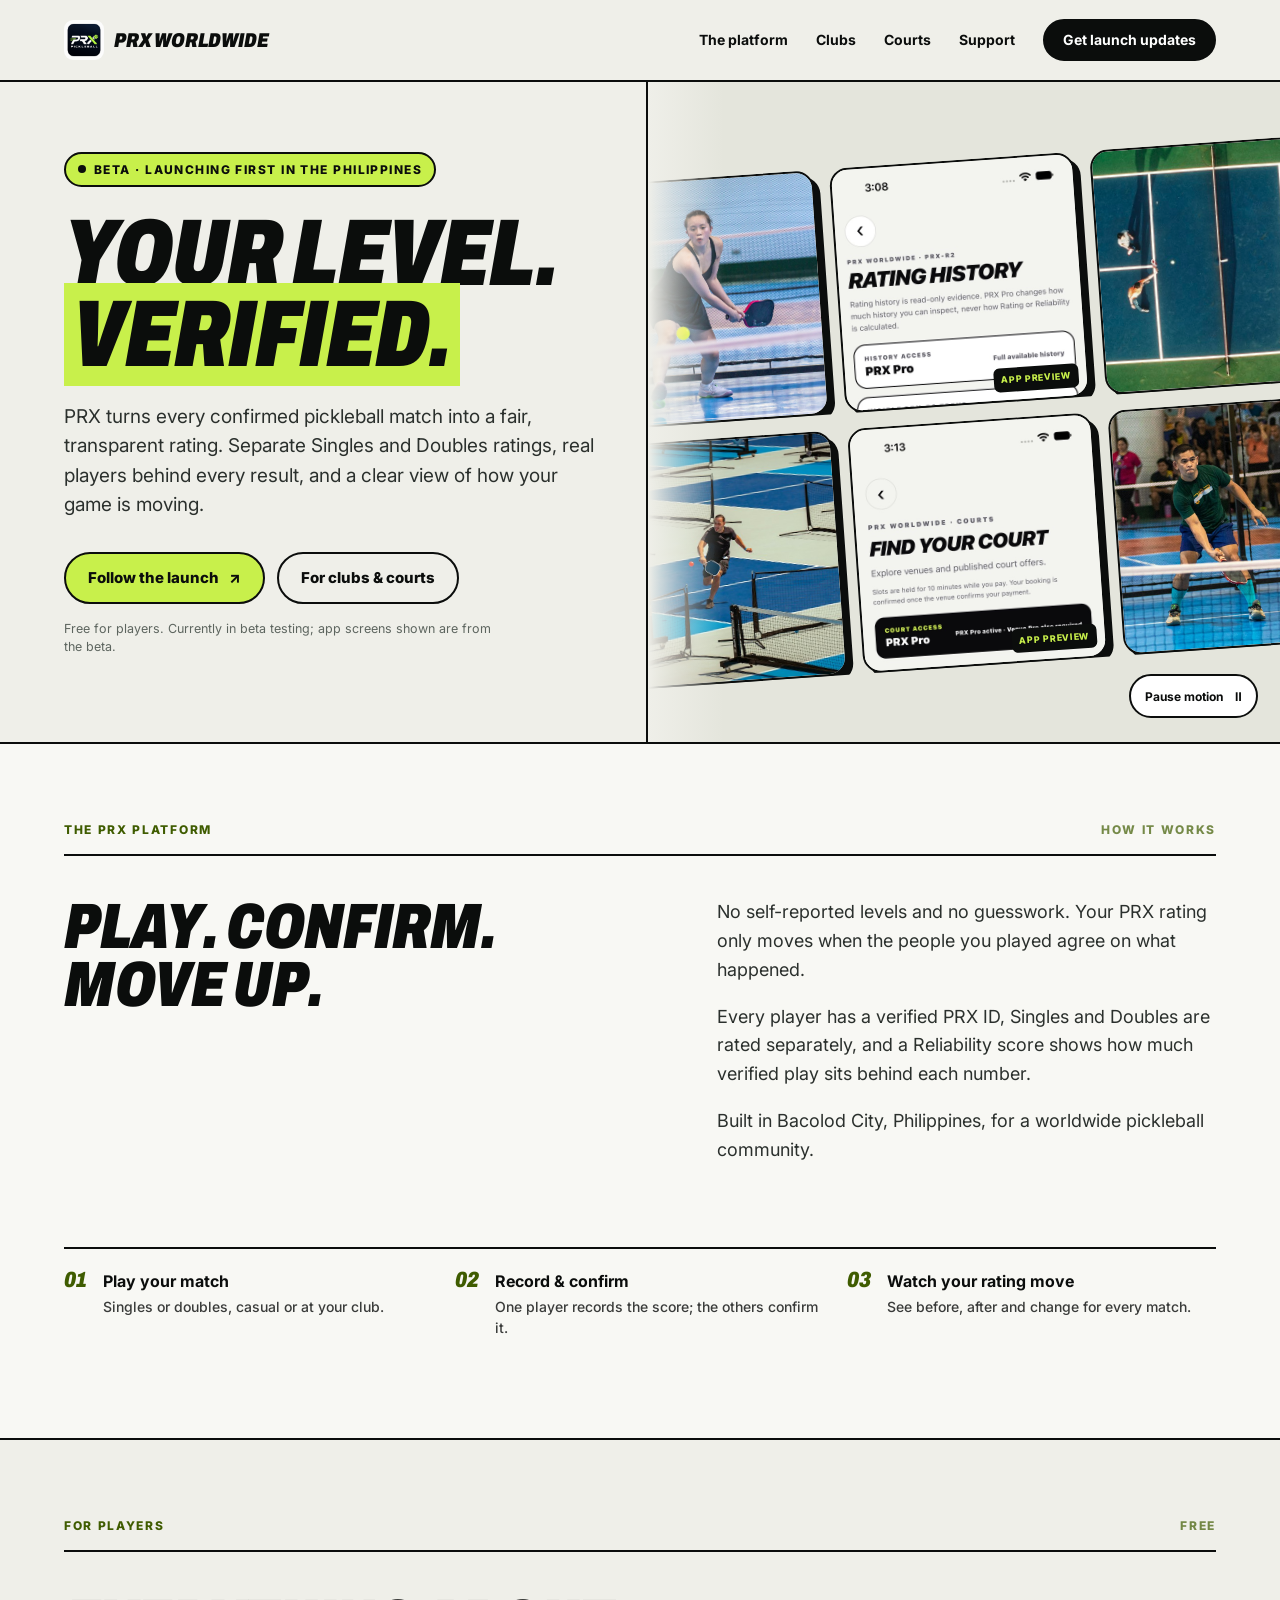
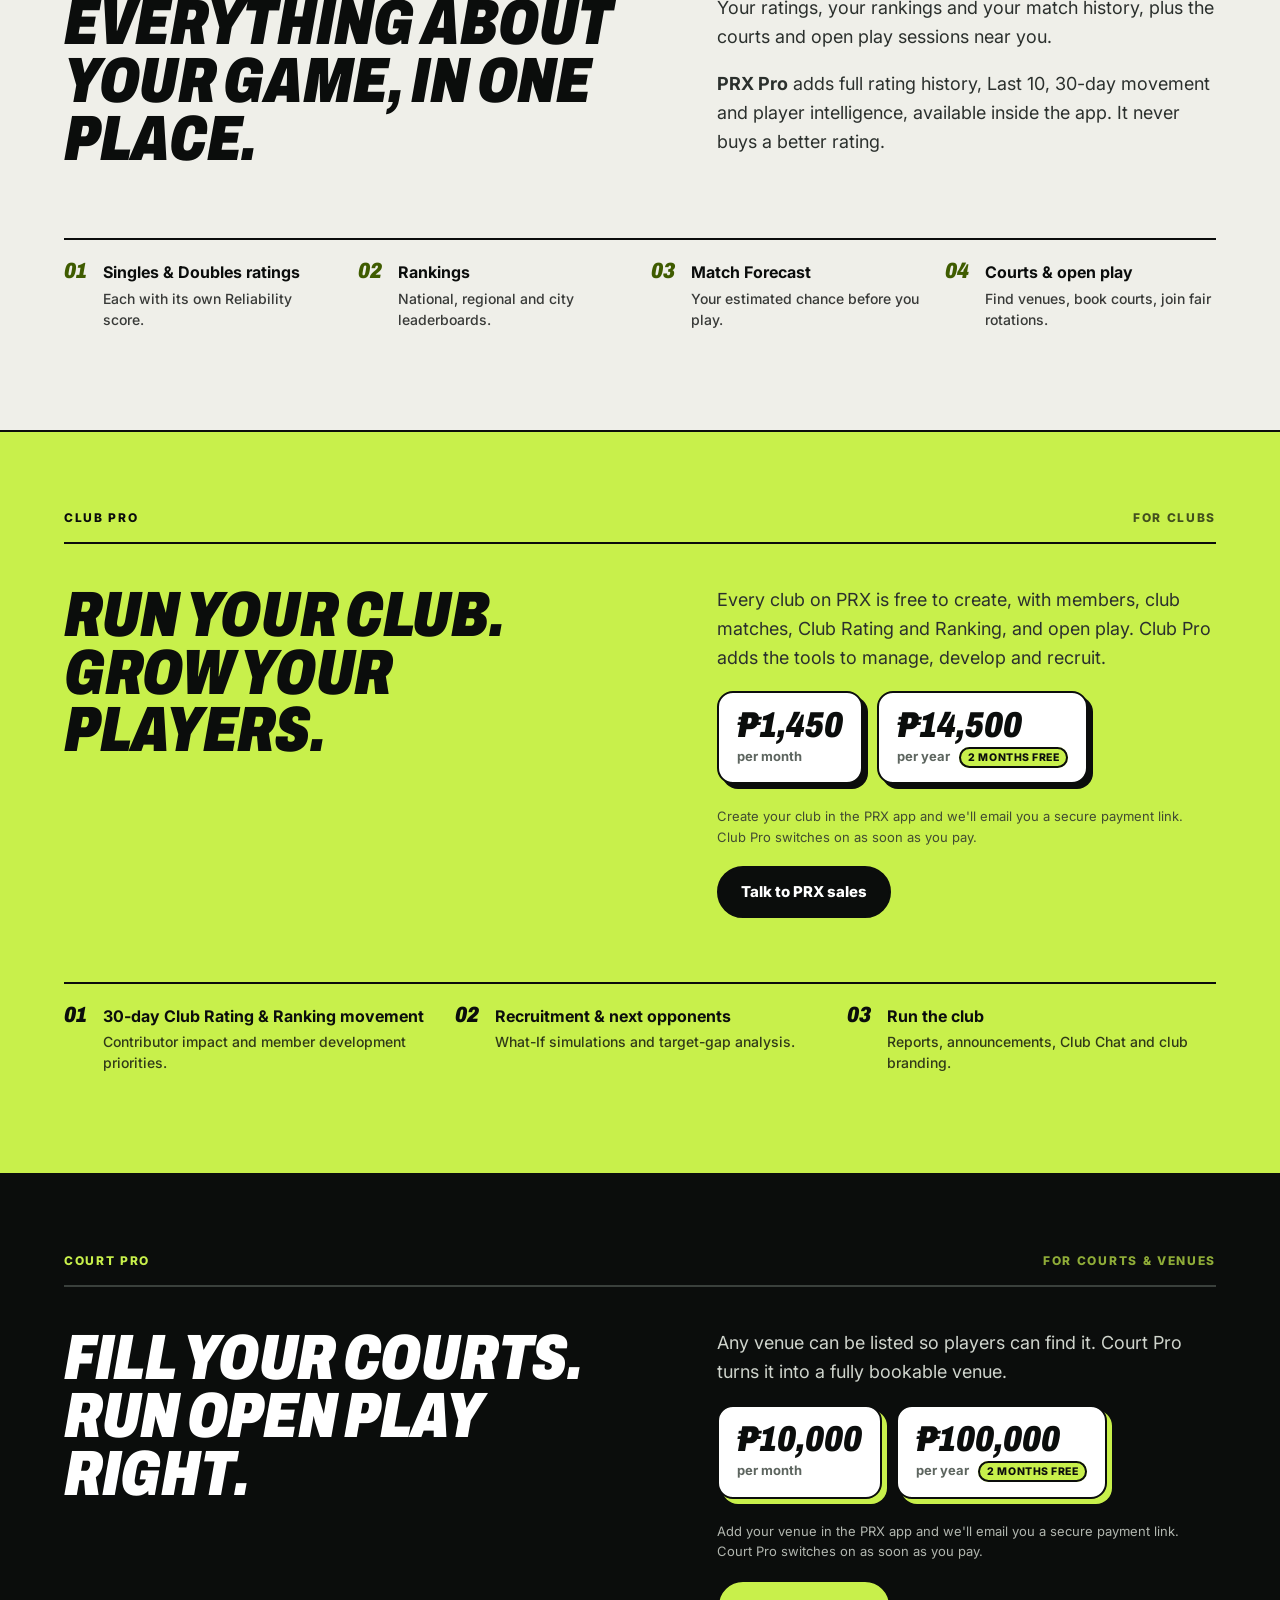
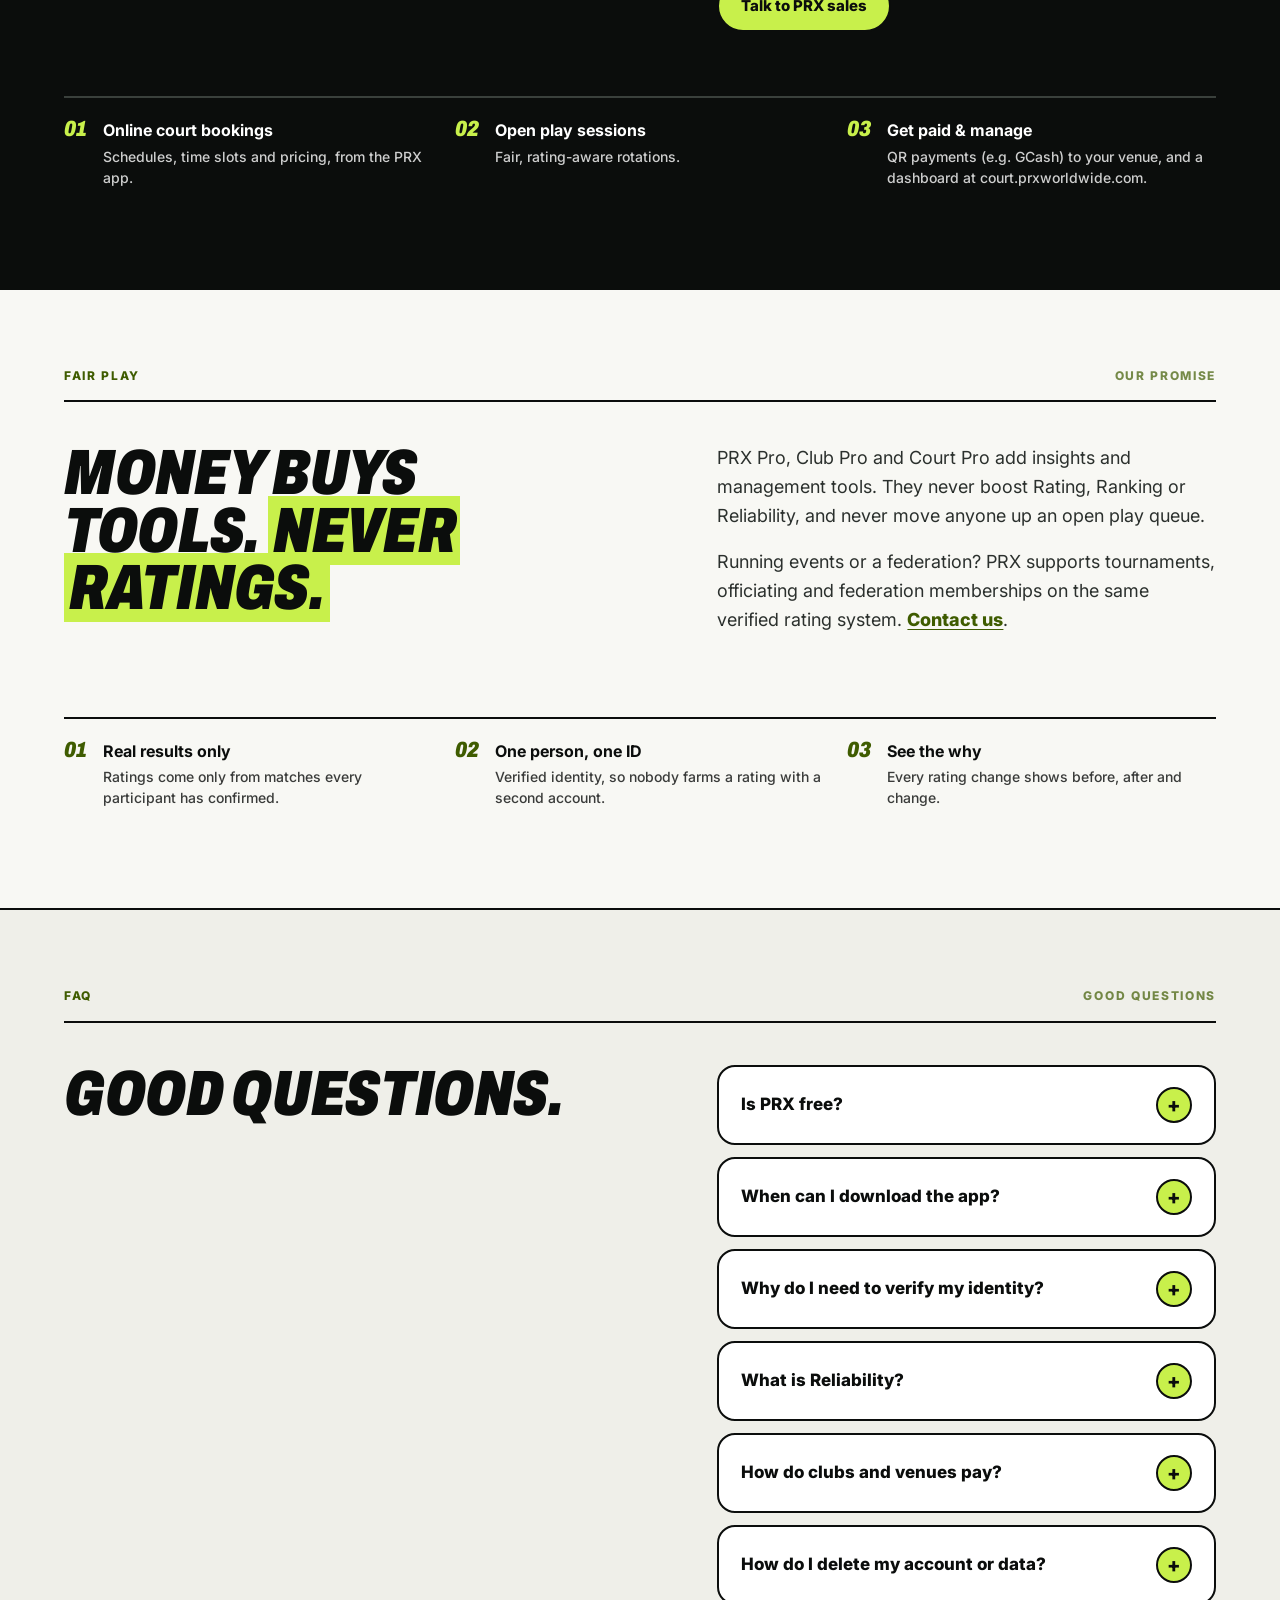
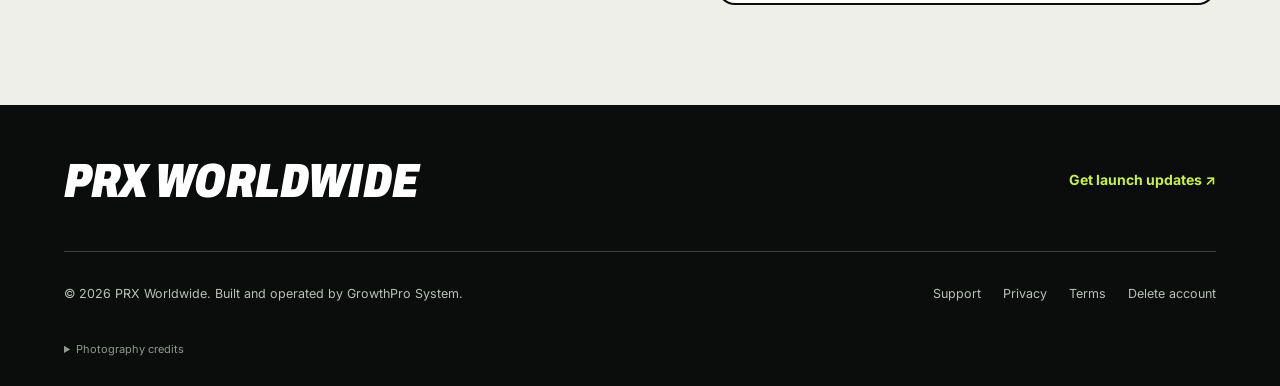
<file: index.html>
<!doctype html>
<html lang="en">
<head>
  <meta charset="utf-8">
  <meta name="viewport" content="width=device-width, initial-scale=1">
  <meta name="theme-color" content="#efefe9">
  <title>PRX Worldwide | Your pickleball level, verified.</title>
  <meta name="description" content="PRX turns every confirmed pickleball match into a fair, transparent rating: separate Singles and Doubles ratings, verified players, rankings, courts and open play. Launching first in the Philippines.">
  <link rel="canonical" href="https://prxworldwide.com/">
  <meta property="og:type" content="website">
  <meta property="og:url" content="https://prxworldwide.com/">
  <meta property="og:title" content="PRX Worldwide | Your pickleball level, verified.">
  <meta property="og:description" content="Confirmed matches, verified players, separate Singles and Doubles ratings. Tools for clubs and venues. Launching first in the Philippines.">
  <meta property="og:image" content="https://prxworldwide.com/assets/prx-app-icon.png">
  <link rel="icon" href="assets/prx-app-icon.png">
  <link rel="preconnect" href="https://fonts.googleapis.com">
  <link rel="preconnect" href="https://fonts.gstatic.com" crossorigin>
  <link rel="stylesheet" href="https://fonts.googleapis.com/css2?family=Archivo:ital,wdth,wght@1,62..125,800..900&family=Inter:wght@400;500;600;700;800&display=swap">
  <link rel="stylesheet" href="assets/style.css?v=20261110b">
  <script src="assets/banner.js" defer></script>
</head>
<body class="home">
  <a class="skip-link" href="#main">Skip to content</a>
  <div class="site-shell">
    <header class="home-nav">
      <a class="brand" href="./" aria-label="PRX Worldwide home"><img src="assets/prx-app-icon.png" alt="" width="40" height="40"><span>PRX Worldwide</span></a>
      <nav aria-label="Main navigation">
        <a href="#about">The platform</a>
        <a href="#clubs">Clubs</a>
        <a href="#courts">Courts</a>
        <a href="support/">Support</a>
        <a class="btn btn-ink" href="https://www.facebook.com/prxworldwide">Get launch updates</a>
      </nav>
    </header>

    <main id="main">
      <section class="hero" aria-labelledby="hero-title">
        <div class="hero-content">
          <p class="overline"><i></i> Beta · launching first in the Philippines</p>
          <h1 id="hero-title">Your level.<br><span class="mark">Verified.</span></h1>
          <p class="hero-intro">PRX turns every confirmed pickleball match into a fair, transparent rating. Separate Singles and Doubles ratings, real players behind every result, and a clear view of how your game is moving.</p>
          <div class="hero-ctas">
            <a class="btn btn-lime" href="https://www.facebook.com/prxworldwide">Follow the launch <span aria-hidden="true">↗</span></a>
            <a class="btn btn-ghost" href="#clubs">For clubs &amp; courts</a>
          </div>
          <p class="launch-note">Free for players. Currently in beta testing; app screens shown are from the beta.</p>
        </div>
        <figure class="hero-gallery">
          <div class="motion-stage" id="banner-motion" aria-hidden="true">
            <div class="motion-row">
              <div class="motion-track">
                <div class="motion-set">
                  <img class="motion-card" src="assets/pickleball-player.jpg" alt="" width="1400" height="1120" decoding="async">
                  <div class="app-shot"><img src="assets/screen-rating.jpg" alt="" width="550" height="1196" decoding="async"><span>APP PREVIEW</span></div>
                  <img class="motion-card motion-card--desktop" src="assets/aerial-game.jpg" alt="" width="900" height="506" decoding="async">
                  <img class="motion-card motion-card--desktop" src="assets/indoor-player.jpg" alt="" width="900" height="720" decoding="async">
                  <div class="app-shot"><img src="assets/screen-leaderboard.jpg" alt="" width="550" height="1196" decoding="async"><span>APP PREVIEW</span></div>
                  <img class="motion-card" src="assets/sunny-player.jpg" alt="" width="900" height="1350" decoding="async">
                </div>
                <div class="motion-set" aria-hidden="true">
                  <img class="motion-card" src="assets/pickleball-player.jpg" alt="" width="1400" height="1120" decoding="async">
                  <div class="app-shot"><img src="assets/screen-rating.jpg" alt="" width="550" height="1196" decoding="async"><span>APP PREVIEW</span></div>
                  <img class="motion-card motion-card--desktop" src="assets/aerial-game.jpg" alt="" width="900" height="506" decoding="async">
                  <img class="motion-card motion-card--desktop" src="assets/indoor-player.jpg" alt="" width="900" height="720" decoding="async">
                  <div class="app-shot"><img src="assets/screen-leaderboard.jpg" alt="" width="550" height="1196" decoding="async"><span>APP PREVIEW</span></div>
                  <img class="motion-card" src="assets/sunny-player.jpg" alt="" width="900" height="1350" decoding="async">
                </div>
              </div>
            </div>
            <div class="motion-row motion-row--reverse">
              <div class="motion-track">
                <div class="motion-set">
                  <img class="motion-card" src="assets/park-player.jpg" alt="" width="900" height="531" decoding="async">
                  <div class="app-shot"><img src="assets/screen-courts.jpg" alt="" width="550" height="1196" decoding="async"><span>APP PREVIEW</span></div>
                  <img class="motion-card" src="assets/indoor-doubles.jpg" alt="" width="900" height="720" decoding="async">
                  <div class="app-shot"><img src="assets/screen-openplay.jpg" alt="" width="550" height="1196" decoding="async"><span>APP PREVIEW</span></div>
                  <img class="motion-card" src="assets/paddleball-player.jpg" alt="" width="900" height="600" decoding="async">
                  <img class="motion-card" src="assets/outdoor-game.jpg" alt="" width="900" height="1350" decoding="async">
                </div>
                <div class="motion-set" aria-hidden="true">
                  <img class="motion-card" src="assets/park-player.jpg" alt="" width="900" height="531" decoding="async">
                  <div class="app-shot"><img src="assets/screen-courts.jpg" alt="" width="550" height="1196" decoding="async"><span>APP PREVIEW</span></div>
                  <img class="motion-card" src="assets/indoor-doubles.jpg" alt="" width="900" height="720" decoding="async">
                  <div class="app-shot"><img src="assets/screen-openplay.jpg" alt="" width="550" height="1196" decoding="async"><span>APP PREVIEW</span></div>
                  <img class="motion-card" src="assets/paddleball-player.jpg" alt="" width="900" height="600" decoding="async">
                  <img class="motion-card" src="assets/outdoor-game.jpg" alt="" width="900" height="1350" decoding="async">
                </div>
              </div>
            </div>
          </div>
          <button class="motion-toggle" type="button" aria-label="Pause banner movement" aria-pressed="false" hidden>Pause motion <span aria-hidden="true">Ⅱ</span></button>
        </figure>
      </section>

      <!-- THE PLATFORM -->
      <section class="band white" id="about" aria-labelledby="about-title">
        <div class="section-label">The PRX platform <span>How it works</span></div>
        <div class="grid2">
          <h2 id="about-title">Play. Confirm.<br>Move up.</h2>
          <div class="copy">
            <p>No self-reported levels and no guesswork. Your PRX rating only moves when the people you played agree on what happened.</p>
            <p>Every player has a verified PRX ID, Singles and Doubles are rated separately, and a Reliability score shows how much verified play sits behind each number.</p>
            <p>Built in Bacolod City, Philippines, for a worldwide pickleball community.</p>
          </div>
        </div>
        <div class="facts" aria-label="How PRX works">
          <div><strong>01</strong><span>Play your match<small>Singles or doubles, casual or at your club.</small></span></div>
          <div><strong>02</strong><span>Record &amp; confirm<small>One player records the score; the others confirm it.</small></span></div>
          <div><strong>03</strong><span>Watch your rating move<small>See before, after and change for every match.</small></span></div>
        </div>
      </section>

      <!-- PLAYERS -->
      <section class="band paper" id="players" aria-labelledby="players-title">
        <div class="section-label">For players <span>Free</span></div>
        <div class="grid2">
          <h2 id="players-title">Everything about your game, in one place.</h2>
          <div class="copy">
            <p>Your ratings, your rankings and your match history, plus the courts and open play sessions near you.</p>
            <p><strong>PRX Pro</strong> adds full rating history, Last 10, 30-day movement and player intelligence, available inside the app. It never buys a better rating.</p>
          </div>
        </div>
        <div class="facts four" aria-label="Player features">
          <div><strong>01</strong><span>Singles &amp; Doubles ratings<small>Each with its own Reliability score.</small></span></div>
          <div><strong>02</strong><span>Rankings<small>National, regional and city leaderboards.</small></span></div>
          <div><strong>03</strong><span>Match Forecast<small>Your estimated chance before you play.</small></span></div>
          <div><strong>04</strong><span>Courts &amp; open play<small>Find venues, book courts, join fair rotations.</small></span></div>
        </div>
      </section>

      <!-- CLUB PRO -->
      <section class="band lime" id="clubs" aria-labelledby="clubs-title">
        <div class="section-label">Club Pro <span>For clubs</span></div>
        <div class="grid2">
          <h2 id="clubs-title">Run your club. Grow your players.</h2>
          <div class="copy">
            <p>Every club on PRX is free to create, with members, club matches, Club Rating and Ranking, and open play. Club Pro adds the tools to manage, develop and recruit.</p>
            <div class="price-line">
              <div class="price"><b>₱1,450</b><small>per month</small></div>
              <div class="price"><b>₱14,500</b><small>per year <em>2 MONTHS FREE</em></small></div>
            </div>
            <p class="fine">Create your club in the PRX app and we'll email you a secure payment link. Club Pro switches on as soon as you pay.</p>
            <div class="cta-row"><a class="btn btn-ink" href="mailto:sales@prxworldwide.com?subject=Club%20Pro%20for%20my%20club">Talk to PRX sales</a></div>
          </div>
        </div>
        <div class="facts" aria-label="Club Pro features">
          <div><strong>01</strong><span>30-day Club Rating &amp; Ranking movement<small>Contributor impact and member development priorities.</small></span></div>
          <div><strong>02</strong><span>Recruitment &amp; next opponents<small>What-If simulations and target-gap analysis.</small></span></div>
          <div><strong>03</strong><span>Run the club<small>Reports, announcements, Club Chat and club branding.</small></span></div>
        </div>
      </section>

      <!-- COURT PRO -->
      <section class="band ink" id="courts" aria-labelledby="courts-title">
        <div class="section-label">Court Pro <span>For courts &amp; venues</span></div>
        <div class="grid2">
          <h2 id="courts-title">Fill your courts. Run open play right.</h2>
          <div class="copy">
            <p>Any venue can be listed so players can find it. Court Pro turns it into a fully bookable venue.</p>
            <div class="price-line">
              <div class="price"><b>₱10,000</b><small>per month</small></div>
              <div class="price"><b>₱100,000</b><small>per year <em>2 MONTHS FREE</em></small></div>
            </div>
            <p class="fine">Add your venue in the PRX app and we'll email you a secure payment link. Court Pro switches on as soon as you pay.</p>
            <div class="cta-row"><a class="btn btn-lime" href="mailto:sales@prxworldwide.com?subject=Court%20Pro%20for%20my%20venue">Talk to PRX sales</a></div>
          </div>
        </div>
        <div class="facts" aria-label="Court Pro features">
          <div><strong>01</strong><span>Online court bookings<small>Schedules, time slots and pricing, from the PRX app.</small></span></div>
          <div><strong>02</strong><span>Open play sessions<small>Fair, rating-aware rotations.</small></span></div>
          <div><strong>03</strong><span>Get paid &amp; manage<small>QR payments (e.g. GCash) to your venue, and a dashboard at court.prxworldwide.com.</small></span></div>
        </div>
      </section>

      <!-- FAIR PLAY -->
      <section class="band white" id="fair-play" aria-labelledby="fair-title">
        <div class="section-label">Fair play <span>Our promise</span></div>
        <div class="grid2">
          <h2 id="fair-title">Money buys tools. <span class="mark">Never ratings.</span></h2>
          <div class="copy">
            <p>PRX Pro, Club Pro and Court Pro add insights and management tools. They never boost Rating, Ranking or Reliability, and never move anyone up an open play queue.</p>
            <p>Running events or a federation? PRX supports tournaments, officiating and federation memberships on the same verified rating system. <a class="email" href="mailto:sales@prxworldwide.com?subject=PRX%20for%20our%20federation%20or%20events">Contact us</a>.</p>
          </div>
        </div>
        <div class="facts" aria-label="Fair-play principles">
          <div><strong>01</strong><span>Real results only<small>Ratings come only from matches every participant has confirmed.</small></span></div>
          <div><strong>02</strong><span>One person, one ID<small>Verified identity, so nobody farms a rating with a second account.</small></span></div>
          <div><strong>03</strong><span>See the why<small>Every rating change shows before, after and change.</small></span></div>
        </div>
      </section>

      <!-- FAQ -->
      <section class="band paper" id="faq" aria-labelledby="faq-title">
        <div class="section-label">FAQ <span>Good questions</span></div>
        <div class="grid2">
          <h2 id="faq-title">Good questions.</h2>
          <div class="faq" style="padding-top:0">
            <details><summary>Is PRX free?</summary><p>Yes. Recording matches, your PRX ratings, rankings, courts and open play are free for players. PRX Pro is optional and adds deeper insights.</p></details>
            <details><summary>When can I download the app?</summary><p>PRX is in beta testing now and launches first in the Philippines. Follow <a class="email" href="https://www.facebook.com/prxworldwide">PRX on Facebook</a> to hear the moment it's available.</p></details>
            <details><summary>Why do I need to verify my identity?</summary><p>So every rating belongs to one real person. It keeps rankings fair and stops duplicate accounts. See our <a class="email" href="privacy/">Privacy Policy</a>.</p></details>
            <details><summary>What is Reliability?</summary><p>Reliability shows how much verified, confirmed play sits behind a rating. The more confirmed matches you play, the more reliable your rating becomes.</p></details>
            <details><summary>How do clubs and venues pay?</summary><p>Create your club or venue in the app and you'll receive an email with a secure PayMongo payment link. Your plan activates automatically once payment goes through. You can also write to <a class="email" href="mailto:sales@prxworldwide.com">sales@prxworldwide.com</a>.</p></details>
            <details><summary>How do I delete my account or data?</summary><p>Request deletion inside the app or by email. See <a class="email" href="delete-account/">how account deletion works</a>.</p></details>
          </div>
        </div>
      </section>
    </main>

    <footer>
      <div class="footer-top"><strong>PRX Worldwide</strong><a href="https://www.facebook.com/prxworldwide">Get launch updates ↗</a></div>
      <div class="footer-bottom"><span>© 2026 PRX Worldwide. Built and operated by GrowthPro System.</span><div class="footlinks"><a href="support/">Support</a><a href="privacy/">Privacy</a><a href="terms/">Terms</a><a href="delete-account/">Delete account</a></div></div>
      <details class="photo-credits"><summary>Photography credits</summary><p>Images from Unsplash: <a href="https://unsplash.com/photos/a-young-woman-playing-pickleball-indoors-2eybTeaoIm8">Bhong Bahala</a>, <a href="https://unsplash.com/photos/pickleball-players-on-blue-court-GmkIC2N8lwE">Daniel Gomez</a>, <a href="https://unsplash.com/photos/man-playing-pickleball-on-a-blue-court-hsI0W8xks4o">Bhong Bahala</a>, <a href="https://unsplash.com/photos/a-man-plays-pickleball-on-an-outdoor-court-cPUdh9T21Ew">Mike Cox</a>, <a href="https://unsplash.com/photos/a-man-playing-pickleball-with-a-woman-in-background-K_Hnb8nN544">Bhong Bahala</a>, <a href="https://unsplash.com/photos/people-play-pickleball-on-an-outdoor-court-WFpPbZ6OFk4">Venti Views</a>, <a href="https://unsplash.com/photos/a-person-plays-pickleball-on-a-sunny-day-xO8xgTKNB1s">Venti Views</a>, <a href="https://unsplash.com/photos/young-man-playing-paddleball-outdoors-39uuqAZ1CWg">Sanket Mishra</a>.</p></details>
    </footer>
  </div>
</body>
</html>
</file>
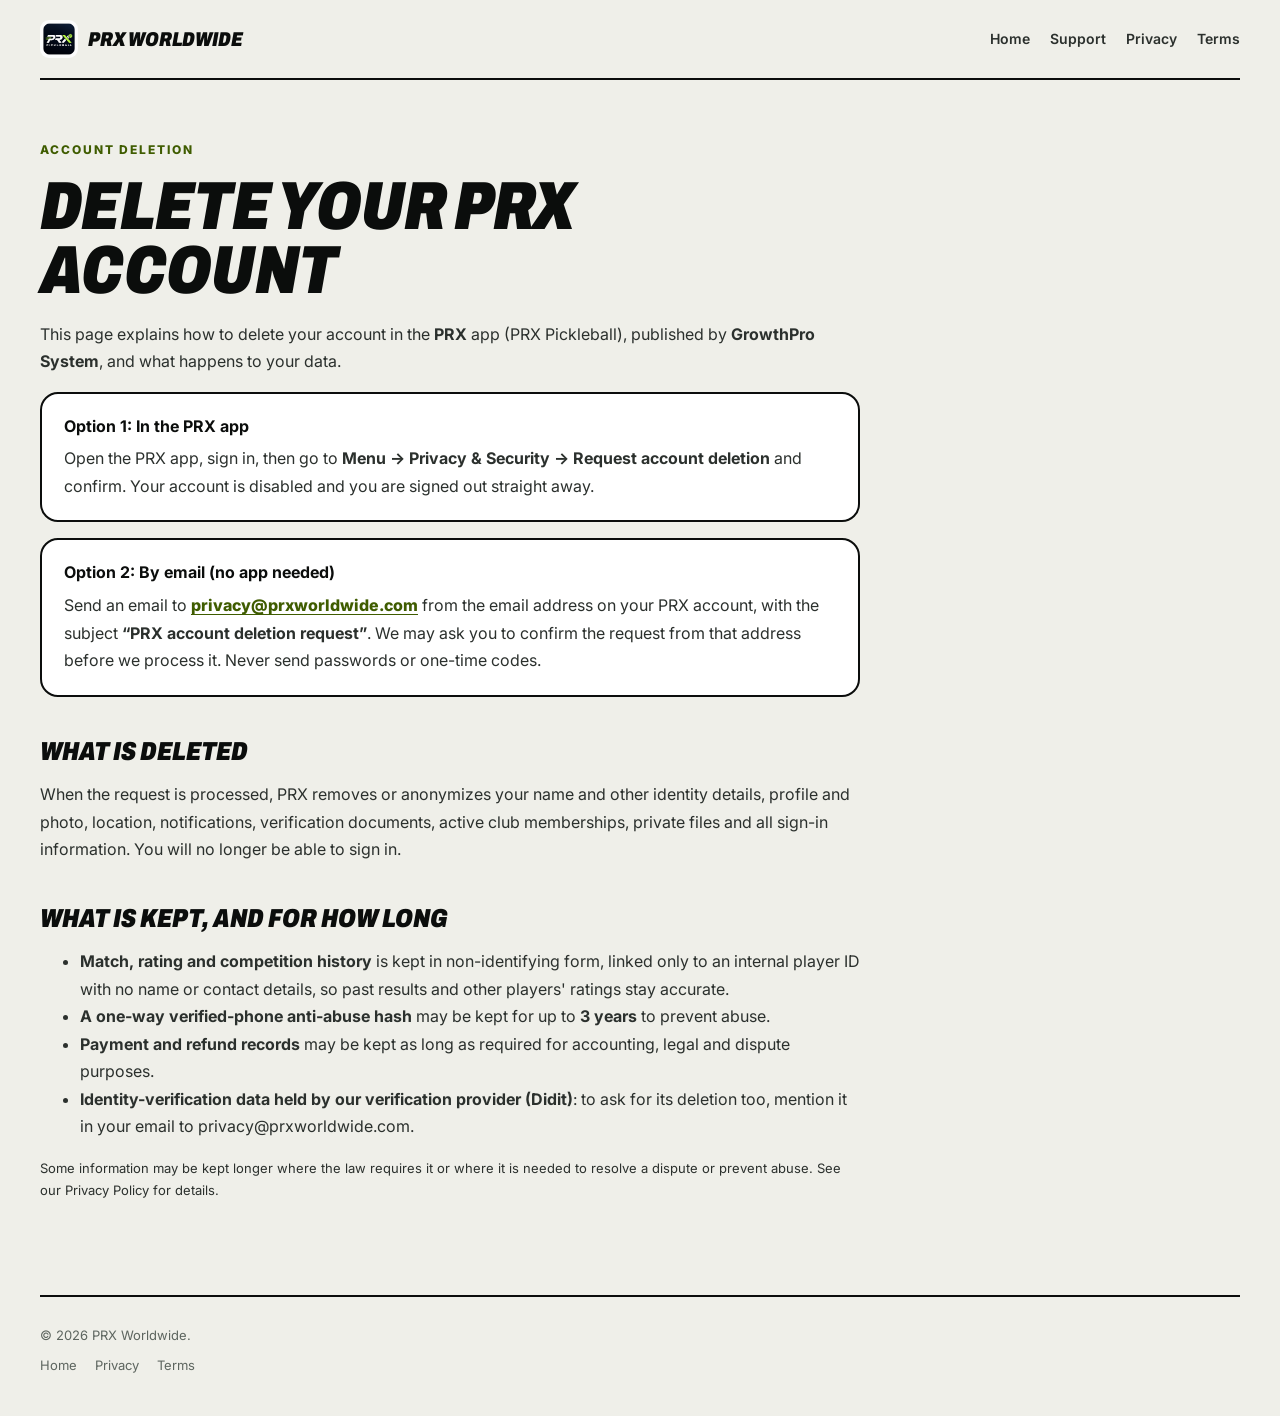
<file: delete-account/index.html>
<!doctype html><html lang="en"><head><meta charset="utf-8"><meta name="viewport" content="width=device-width,initial-scale=1"><title>Delete your PRX account</title><meta name="description" content="How to request deletion of your PRX account and what data is deleted or kept."><link rel="icon" href="../assets/prx-app-icon.png"><link rel="preconnect" href="https://fonts.googleapis.com"><link rel="preconnect" href="https://fonts.gstatic.com" crossorigin><link rel="stylesheet" href="https://fonts.googleapis.com/css2?family=Archivo:ital,wdth,wght@1,62..125,800..900&family=Inter:wght@400;500;600;700;800&display=swap"><link rel="stylesheet" href="../assets/style.css?v=20261110b"></head><body><div class="wrap"><header class="nav"><a class="brand" href="../"><img src="../assets/prx-app-icon.png" alt="PRX logo"><span>PRX Worldwide</span></a><nav class="navlinks"><a href="../">Home</a><a href="../support/">Support</a><a href="../privacy/">Privacy</a><a href="../terms/">Terms</a></nav></header><main class="page"><div class="eyebrow">ACCOUNT DELETION</div><h1>Delete your PRX account</h1><p>This page explains how to delete your account in the <strong>PRX</strong> app (PRX Pickleball), published by <strong>GrowthPro System</strong>, and what happens to your data.</p>
<section class="panel"><strong>Option 1: In the PRX app</strong><p>Open the PRX app, sign in, then go to <b>Menu → Privacy &amp; Security → Request account deletion</b> and confirm. Your account is disabled and you are signed out straight away.</p></section>
<section class="panel"><strong>Option 2: By email (no app needed)</strong><p>Send an email to <a style="color:var(--accent);font-weight:800" href="mailto:privacy@prxworldwide.com?subject=PRX%20account%20deletion%20request">privacy@prxworldwide.com</a> from the email address on your PRX account, with the subject <b>“PRX account deletion request”</b>. We may ask you to confirm the request from that address before we process it. Never send passwords or one-time codes.</p></section>
<h2>What is deleted</h2><p>When the request is processed, PRX removes or anonymizes your name and other identity details, profile and photo, location, notifications, verification documents, active club memberships, private files and all sign-in information. You will no longer be able to sign in.</p>
<h2>What is kept, and for how long</h2><ul><li><strong>Match, rating and competition history</strong> is kept in non-identifying form, linked only to an internal player ID with no name or contact details, so past results and other players' ratings stay accurate.</li><li><strong>A one-way verified-phone anti-abuse hash</strong> may be kept for up to <strong>3 years</strong> to prevent abuse.</li><li><strong>Payment and refund records</strong> may be kept as long as required for accounting, legal and dispute purposes.</li><li><strong>Identity-verification data held by our verification provider (Didit)</strong>: to ask for its deletion too, mention it in your email to privacy@prxworldwide.com.</li></ul>
<p class="small">Some information may be kept longer where the law requires it or where it is needed to resolve a dispute or prevent abuse. See our <a href="../privacy/">Privacy Policy</a> for details.</p></main><footer>© 2026 PRX Worldwide.<div class="footlinks"><a href="../">Home</a><a href="../privacy/">Privacy</a><a href="../terms/">Terms</a></div></footer></div></body></html>
</file>
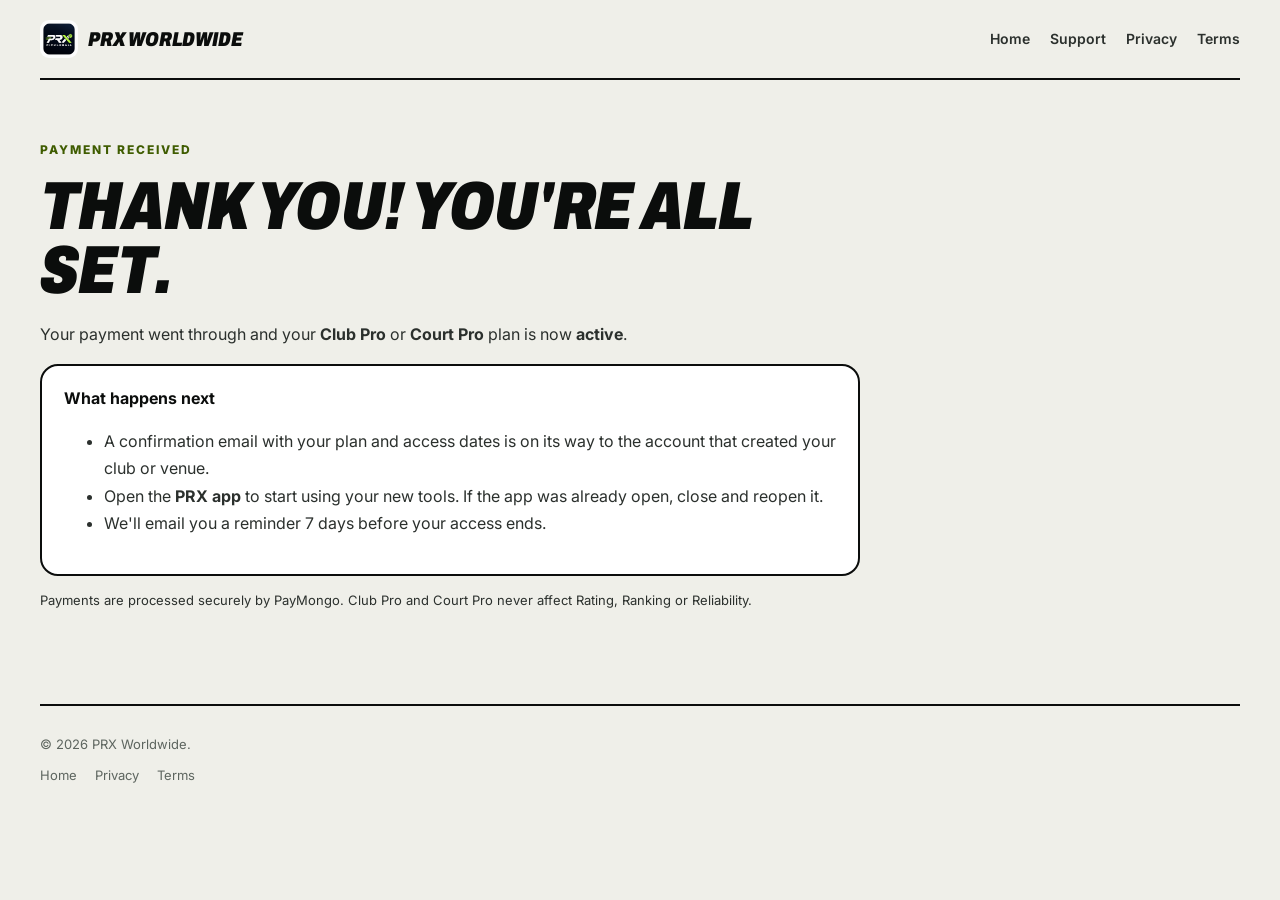
<file: paid/index.html>
<!doctype html><html lang="en"><head><meta charset="utf-8"><meta name="viewport" content="width=device-width,initial-scale=1"><title>Payment received · PRX</title><meta name="robots" content="noindex"><meta name="description" content="Club Pro and Court Pro payment status."><link rel="icon" href="../assets/prx-app-icon.png"><link rel="preconnect" href="https://fonts.googleapis.com"><link rel="preconnect" href="https://fonts.gstatic.com" crossorigin><link rel="stylesheet" href="https://fonts.googleapis.com/css2?family=Archivo:ital,wdth,wght@1,62..125,800..900&family=Inter:wght@400;500;600;700;800&display=swap"><link rel="stylesheet" href="../assets/style.css?v=20261110b"></head><body><div class="wrap"><header class="nav"><a class="brand" href="../"><img src="../assets/prx-app-icon.png" alt="PRX logo"><span>PRX Worldwide</span></a><nav class="navlinks"><a href="../">Home</a><a href="../support/">Support</a><a href="../privacy/">Privacy</a><a href="../terms/">Terms</a></nav></header><main class="page">
<section id="paid"><div class="eyebrow">PAYMENT RECEIVED</div><h1>Thank you! You're all set.</h1><p>Your payment went through and your <strong>Club Pro</strong> or <strong>Court Pro</strong> plan is now <strong>active</strong>.</p>
<section class="panel"><strong>What happens next</strong><ul><li>A confirmation email with your plan and access dates is on its way to the account that created your club or venue.</li><li>Open the <b>PRX app</b> to start using your new tools. If the app was already open, close and reopen it.</li><li>We'll email you a reminder 7 days before your access ends.</li></ul></section></section>
<section id="pending" hidden><div class="eyebrow">CONFIRMING PAYMENT</div><h1>We're confirming your payment</h1><p>This usually takes a minute or two. As soon as it's confirmed, your plan switches on automatically and we'll send you a confirmation email.</p>
<section class="panel"><strong>Please don't pay again.</strong><p>If you don't receive a confirmation email within an hour, write to <a style="color:var(--accent);font-weight:800" href="mailto:sales@prxworldwide.com?subject=PRX%20payment%20check">sales@prxworldwide.com</a> with your club or venue name and we'll sort it out.</p></section></section>
<section id="cancelled" hidden><div class="eyebrow">PAYMENT NOT COMPLETED</div><h1>No payment was made</h1><p>You left the payment page before paying, so <strong>nothing was charged</strong>.</p>
<section class="panel"><strong>Ready when you are</strong><p>Use the payment button in your PRX email any time, or reply to that email if you have questions. You can also write to <a style="color:var(--accent);font-weight:800" href="mailto:sales@prxworldwide.com">sales@prxworldwide.com</a>.</p></section></section>
<p class="small">Payments are processed securely by PayMongo. Club Pro and Court Pro never affect Rating, Ranking or Reliability.</p>
</main><footer>© 2026 PRX Worldwide.<div class="footlinks"><a href="../">Home</a><a href="../privacy/">Privacy</a><a href="../terms/">Terms</a></div></footer></div>
<script>(function(){var s=new URLSearchParams(location.search).get('pro');if(s!=='pending'&&s!=='cancelled')return;document.getElementById('paid').hidden=true;document.getElementById(s).hidden=false;document.title=(s==='pending'?'Confirming payment':'Payment not completed')+' · PRX';})();</script>
</body></html>
</file>
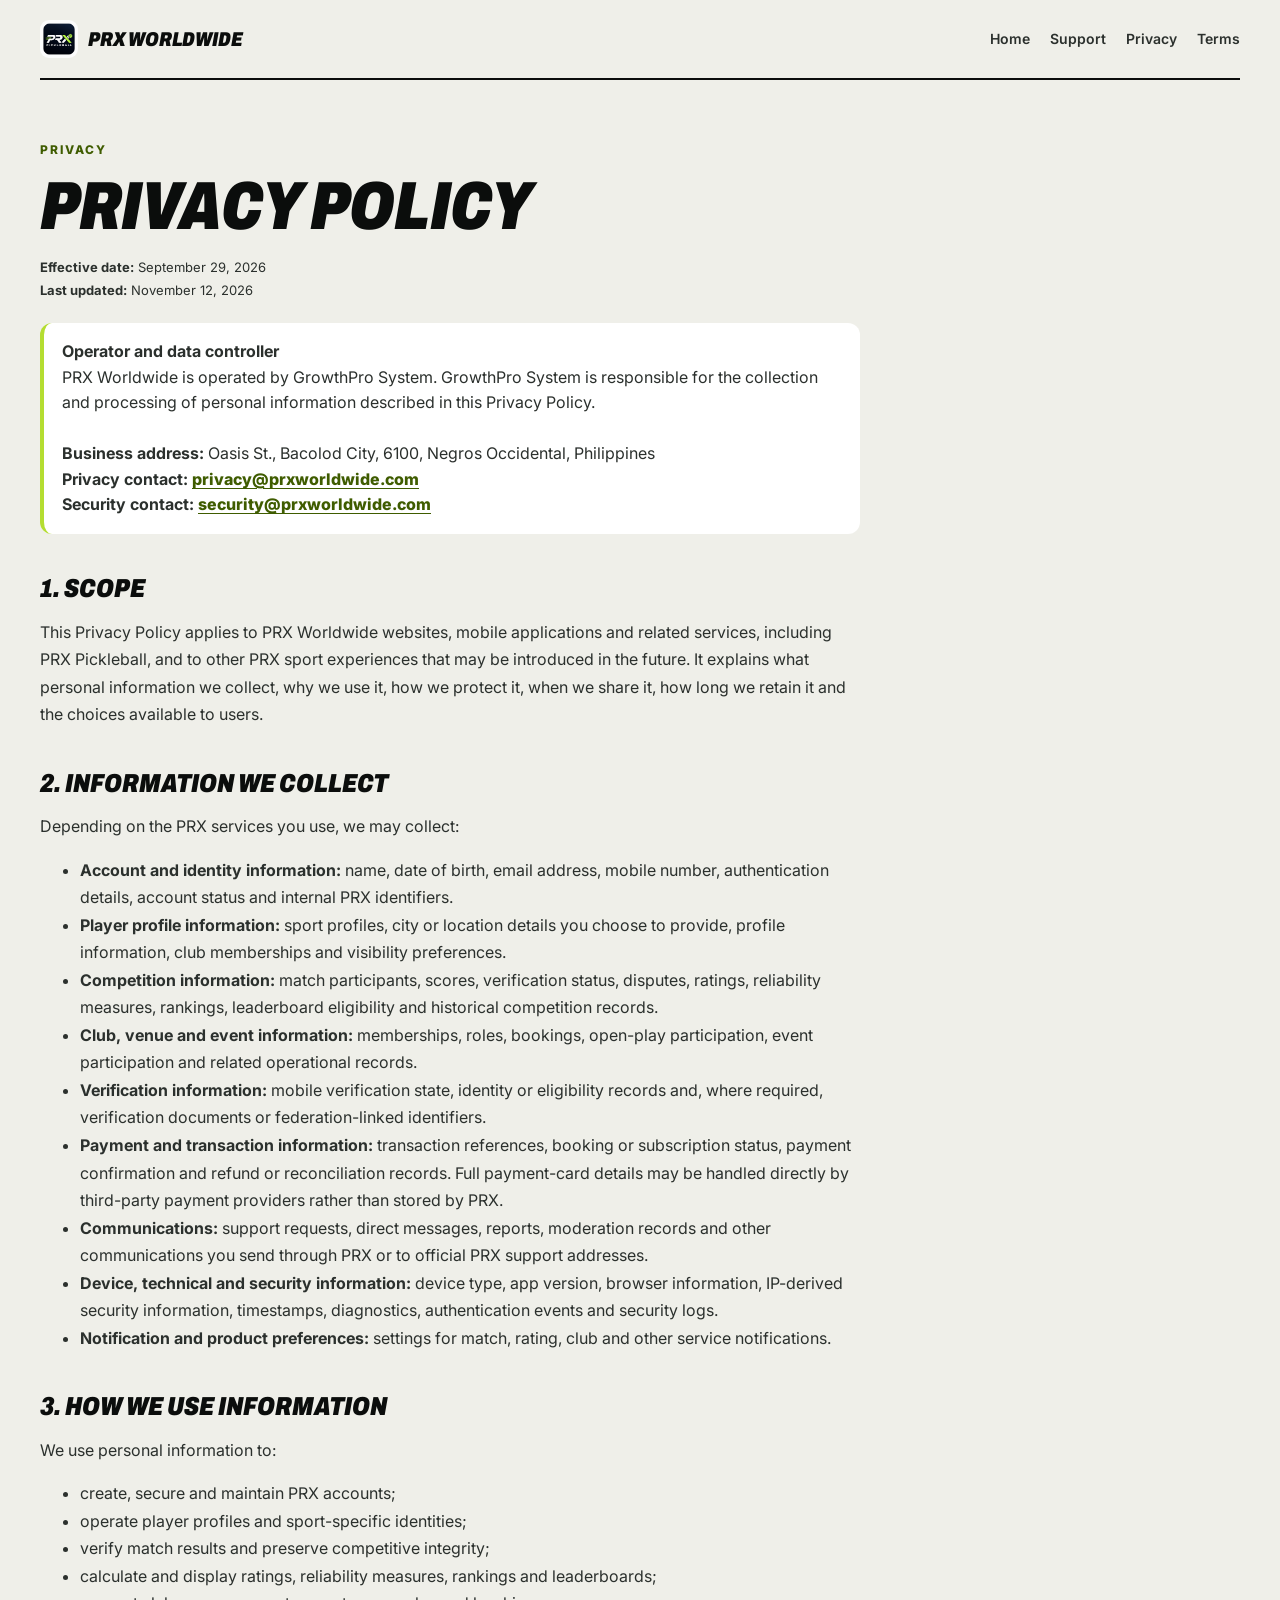
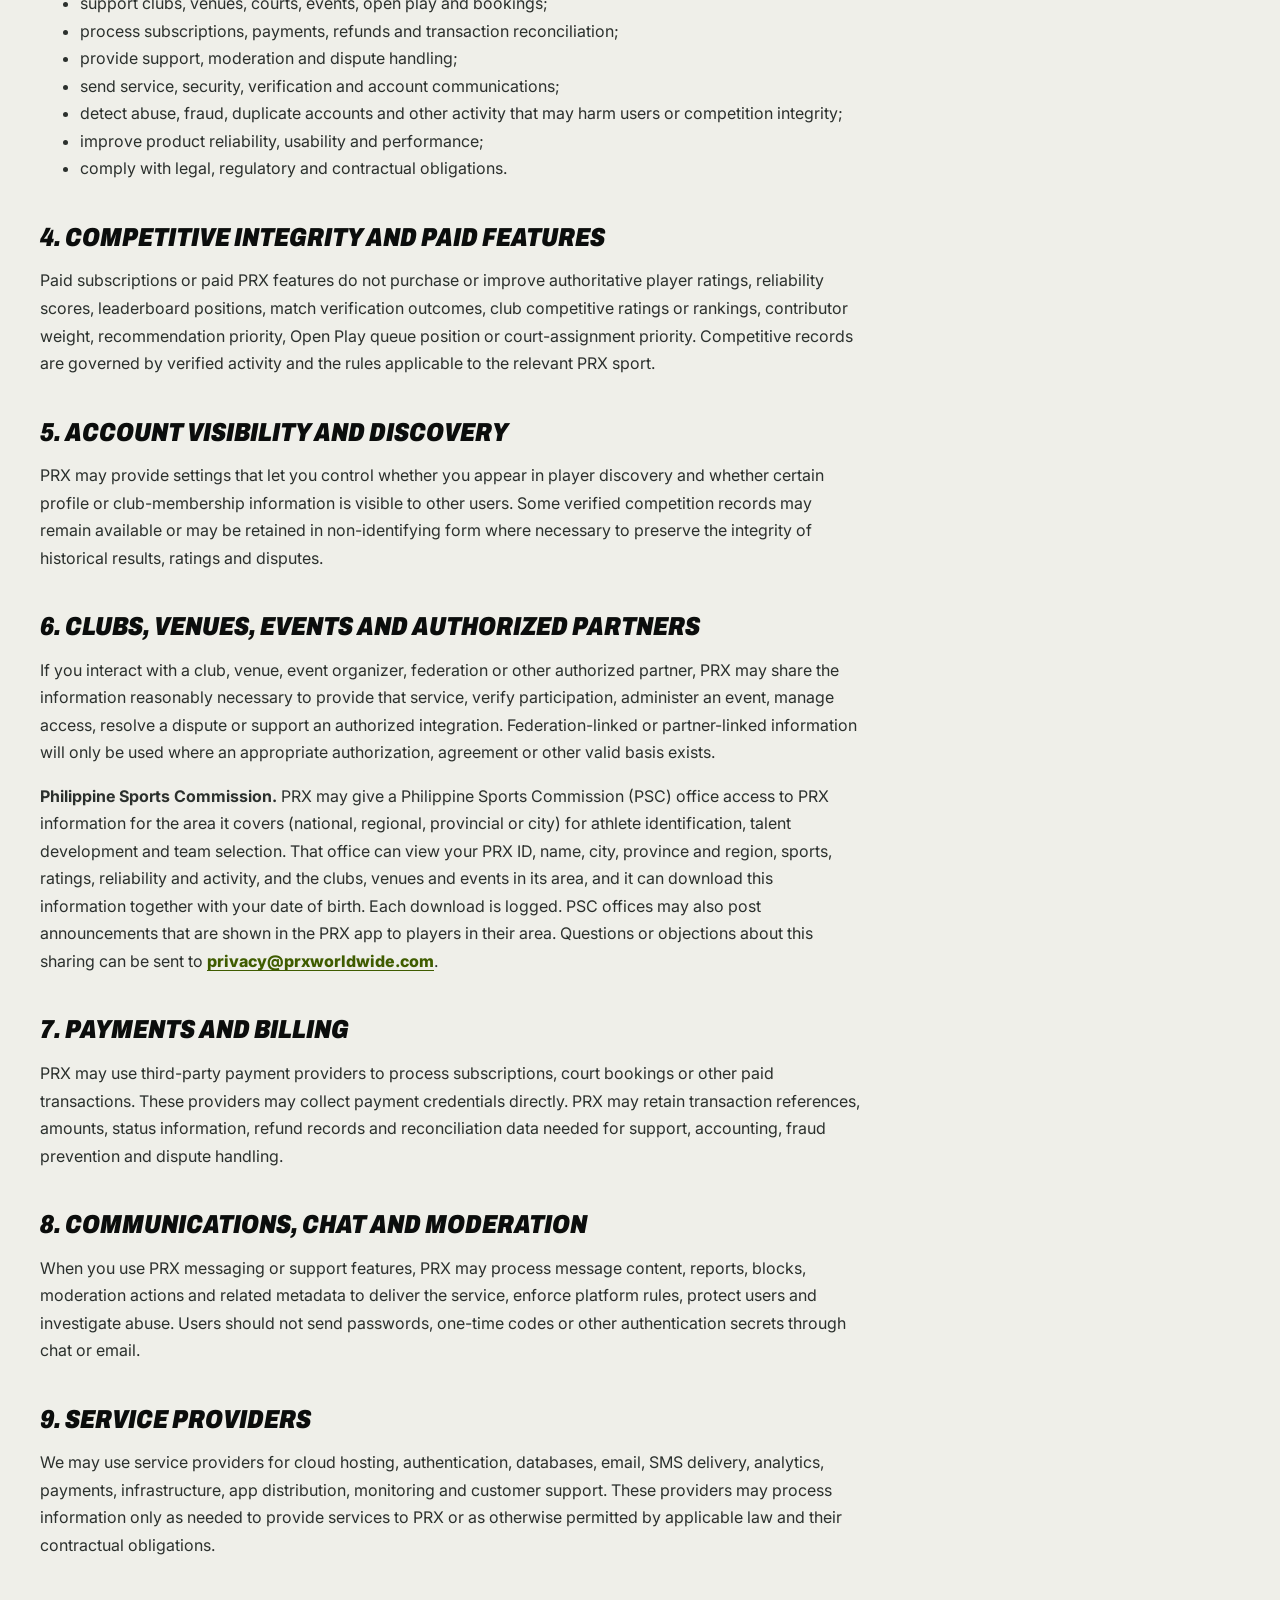
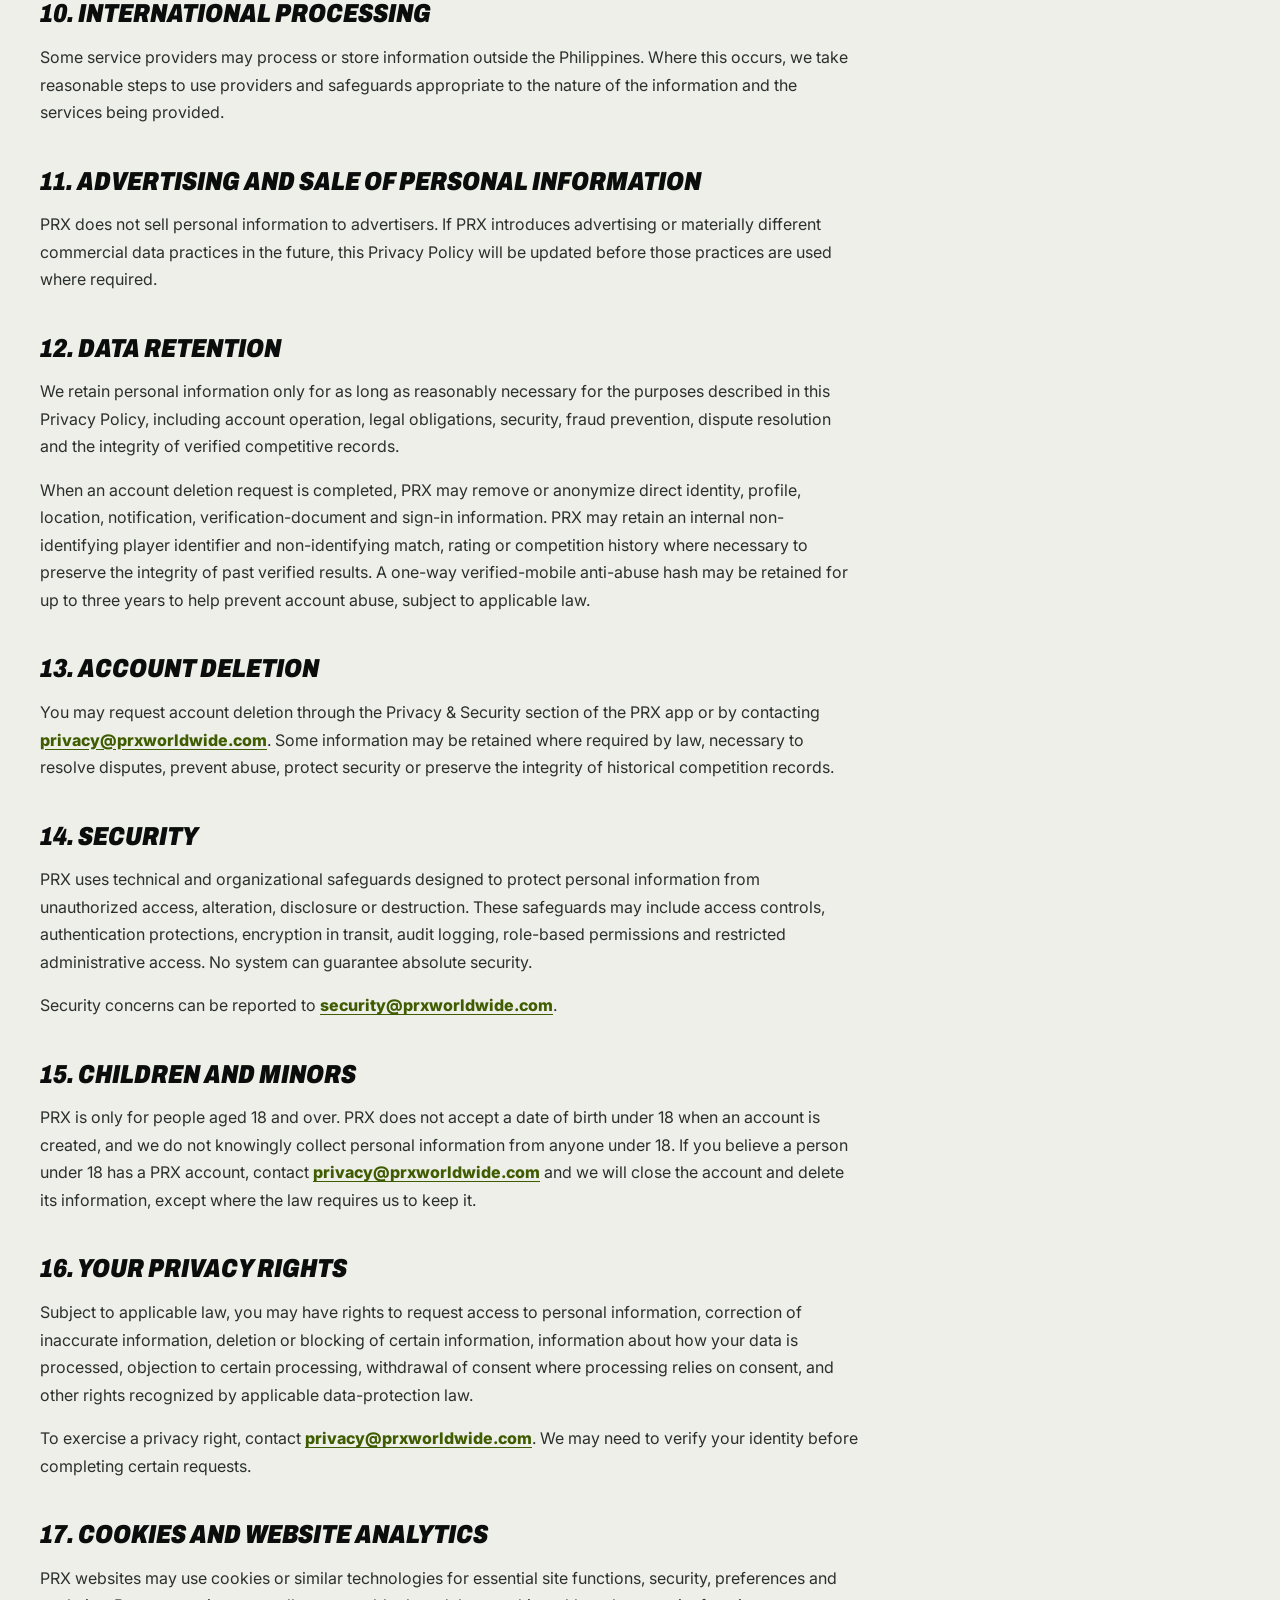
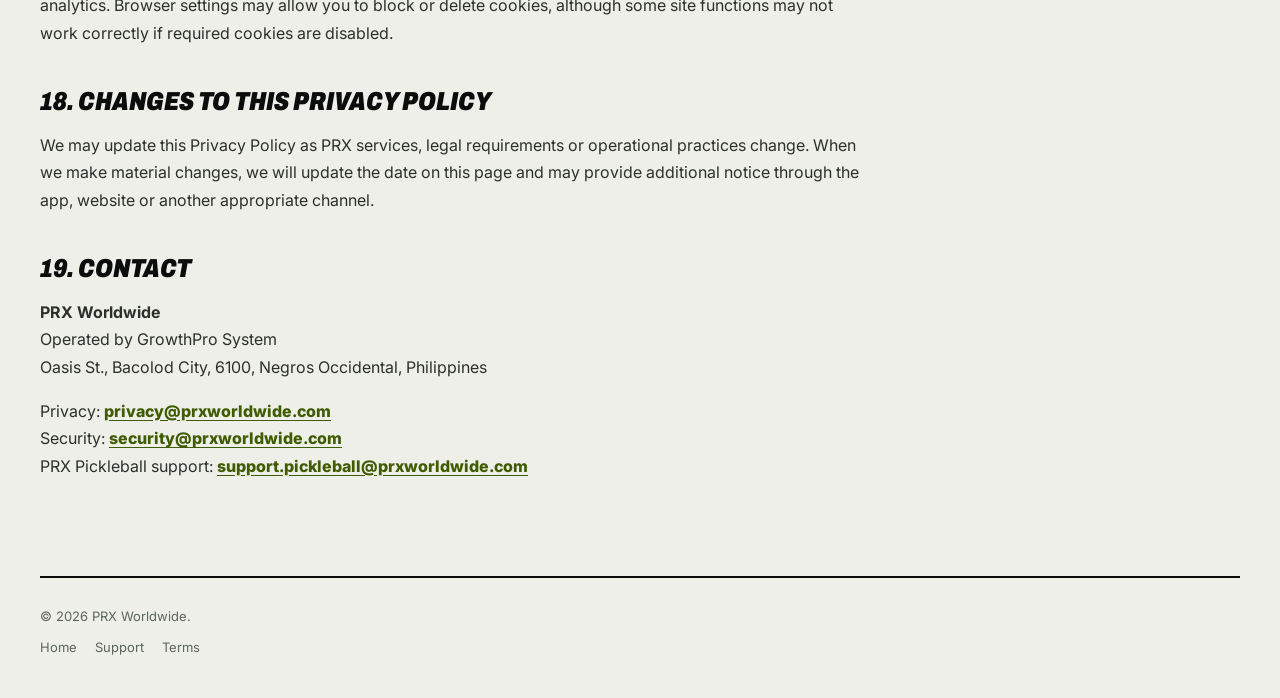
<file: privacy/index.html>
<!doctype html>
<html lang="en">
<head>
  <meta charset="utf-8">
  <meta name="viewport" content="width=device-width,initial-scale=1">
  <title>PRX Worldwide Privacy Policy</title>
  <meta name="description" content="Production Privacy Policy for PRX Worldwide and PRX Pickleball.">
  <link rel="icon" href="../assets/prx-app-icon.png">
  <link rel="preconnect" href="https://fonts.googleapis.com"><link rel="preconnect" href="https://fonts.gstatic.com" crossorigin><link rel="stylesheet" href="https://fonts.googleapis.com/css2?family=Archivo:ital,wdth,wght@1,62..125,800..900&family=Inter:wght@400;500;600;700;800&display=swap"><link rel="stylesheet" href="../assets/style.css?v=20261110b">
</head>
<body>
<div class="wrap">
  <header class="nav">
    <a class="brand" href="../"><img src="../assets/prx-app-icon.png" alt="PRX logo"><span>PRX Worldwide</span></a>
    <nav class="navlinks"><a href="../">Home</a><a href="../support/">Support</a><a href="./">Privacy</a><a href="../terms/">Terms</a></nav>
  </header>

  <main class="page">
    <div class="eyebrow">PRIVACY</div>
    <h1>Privacy Policy</h1>
    <p class="small"><strong>Effective date:</strong> September 29, 2026<br><strong>Last updated:</strong> November 12, 2026</p>

    <div class="notice">
      <strong>Operator and data controller</strong><br>
      PRX Worldwide is operated by GrowthPro System. GrowthPro System is responsible for the collection and processing of personal information described in this Privacy Policy.<br><br>
      <strong>Business address:</strong> Oasis St., Bacolod City, 6100, Negros Occidental, Philippines<br>
      <strong>Privacy contact:</strong> <a class="email" href="mailto:privacy@prxworldwide.com">privacy@prxworldwide.com</a><br>
      <strong>Security contact:</strong> <a class="email" href="mailto:security@prxworldwide.com">security@prxworldwide.com</a>
    </div>

    <h2>1. Scope</h2>
    <p>This Privacy Policy applies to PRX Worldwide websites, mobile applications and related services, including PRX Pickleball, and to other PRX sport experiences that may be introduced in the future. It explains what personal information we collect, why we use it, how we protect it, when we share it, how long we retain it and the choices available to users.</p>

    <h2>2. Information we collect</h2>
    <p>Depending on the PRX services you use, we may collect:</p>
    <ul>
      <li><strong>Account and identity information:</strong> name, date of birth, email address, mobile number, authentication details, account status and internal PRX identifiers.</li>
      <li><strong>Player profile information:</strong> sport profiles, city or location details you choose to provide, profile information, club memberships and visibility preferences.</li>
      <li><strong>Competition information:</strong> match participants, scores, verification status, disputes, ratings, reliability measures, rankings, leaderboard eligibility and historical competition records.</li>
      <li><strong>Club, venue and event information:</strong> memberships, roles, bookings, open-play participation, event participation and related operational records.</li>
      <li><strong>Verification information:</strong> mobile verification state, identity or eligibility records and, where required, verification documents or federation-linked identifiers.</li>
      <li><strong>Payment and transaction information:</strong> transaction references, booking or subscription status, payment confirmation and refund or reconciliation records. Full payment-card details may be handled directly by third-party payment providers rather than stored by PRX.</li>
      <li><strong>Communications:</strong> support requests, direct messages, reports, moderation records and other communications you send through PRX or to official PRX support addresses.</li>
      <li><strong>Device, technical and security information:</strong> device type, app version, browser information, IP-derived security information, timestamps, diagnostics, authentication events and security logs.</li>
      <li><strong>Notification and product preferences:</strong> settings for match, rating, club and other service notifications.</li>
    </ul>

    <h2>3. How we use information</h2>
    <p>We use personal information to:</p>
    <ul>
      <li>create, secure and maintain PRX accounts;</li>
      <li>operate player profiles and sport-specific identities;</li>
      <li>verify match results and preserve competitive integrity;</li>
      <li>calculate and display ratings, reliability measures, rankings and leaderboards;</li>
      <li>support clubs, venues, courts, events, open play and bookings;</li>
      <li>process subscriptions, payments, refunds and transaction reconciliation;</li>
      <li>provide support, moderation and dispute handling;</li>
      <li>send service, security, verification and account communications;</li>
      <li>detect abuse, fraud, duplicate accounts and other activity that may harm users or competition integrity;</li>
      <li>improve product reliability, usability and performance;</li>
      <li>comply with legal, regulatory and contractual obligations.</li>
    </ul>

    <h2>4. Competitive integrity and paid features</h2>
    <p>Paid subscriptions or paid PRX features do not purchase or improve authoritative player ratings, reliability scores, leaderboard positions, match verification outcomes, club competitive ratings or rankings, contributor weight, recommendation priority, Open Play queue position or court-assignment priority. Competitive records are governed by verified activity and the rules applicable to the relevant PRX sport.</p>

    <h2>5. Account visibility and discovery</h2>
    <p>PRX may provide settings that let you control whether you appear in player discovery and whether certain profile or club-membership information is visible to other users. Some verified competition records may remain available or may be retained in non-identifying form where necessary to preserve the integrity of historical results, ratings and disputes.</p>

    <h2>6. Clubs, venues, events and authorized partners</h2>
    <p>If you interact with a club, venue, event organizer, federation or other authorized partner, PRX may share the information reasonably necessary to provide that service, verify participation, administer an event, manage access, resolve a dispute or support an authorized integration. Federation-linked or partner-linked information will only be used where an appropriate authorization, agreement or other valid basis exists.</p>
    <p><strong>Philippine Sports Commission.</strong> PRX may give a Philippine Sports Commission (PSC) office access to PRX information for the area it covers (national, regional, provincial or city) for athlete identification, talent development and team selection. That office can view your PRX ID, name, city, province and region, sports, ratings, reliability and activity, and the clubs, venues and events in its area, and it can download this information together with your date of birth. Each download is logged. PSC offices may also post announcements that are shown in the PRX app to players in their area. Questions or objections about this sharing can be sent to <a class="email" href="mailto:privacy@prxworldwide.com">privacy@prxworldwide.com</a>.</p>

    <h2>7. Payments and billing</h2>
    <p>PRX may use third-party payment providers to process subscriptions, court bookings or other paid transactions. These providers may collect payment credentials directly. PRX may retain transaction references, amounts, status information, refund records and reconciliation data needed for support, accounting, fraud prevention and dispute handling.</p>

    <h2>8. Communications, chat and moderation</h2>
    <p>When you use PRX messaging or support features, PRX may process message content, reports, blocks, moderation actions and related metadata to deliver the service, enforce platform rules, protect users and investigate abuse. Users should not send passwords, one-time codes or other authentication secrets through chat or email.</p>

    <h2>9. Service providers</h2>
    <p>We may use service providers for cloud hosting, authentication, databases, email, SMS delivery, analytics, payments, infrastructure, app distribution, monitoring and customer support. These providers may process information only as needed to provide services to PRX or as otherwise permitted by applicable law and their contractual obligations.</p>

    <h2>10. International processing</h2>
    <p>Some service providers may process or store information outside the Philippines. Where this occurs, we take reasonable steps to use providers and safeguards appropriate to the nature of the information and the services being provided.</p>

    <h2>11. Advertising and sale of personal information</h2>
    <p>PRX does not sell personal information to advertisers. If PRX introduces advertising or materially different commercial data practices in the future, this Privacy Policy will be updated before those practices are used where required.</p>

    <h2>12. Data retention</h2>
    <p>We retain personal information only for as long as reasonably necessary for the purposes described in this Privacy Policy, including account operation, legal obligations, security, fraud prevention, dispute resolution and the integrity of verified competitive records.</p>
    <p>When an account deletion request is completed, PRX may remove or anonymize direct identity, profile, location, notification, verification-document and sign-in information. PRX may retain an internal non-identifying player identifier and non-identifying match, rating or competition history where necessary to preserve the integrity of past verified results. A one-way verified-mobile anti-abuse hash may be retained for up to three years to help prevent account abuse, subject to applicable law.</p>

    <h2>13. Account deletion</h2>
    <p>You may request account deletion through the Privacy &amp; Security section of the PRX app or by contacting <a class="email" href="mailto:privacy@prxworldwide.com">privacy@prxworldwide.com</a>. Some information may be retained where required by law, necessary to resolve disputes, prevent abuse, protect security or preserve the integrity of historical competition records.</p>

    <h2>14. Security</h2>
    <p>PRX uses technical and organizational safeguards designed to protect personal information from unauthorized access, alteration, disclosure or destruction. These safeguards may include access controls, authentication protections, encryption in transit, audit logging, role-based permissions and restricted administrative access. No system can guarantee absolute security.</p>
    <p>Security concerns can be reported to <a class="email" href="mailto:security@prxworldwide.com">security@prxworldwide.com</a>.</p>

    <h2>15. Children and minors</h2>
    <p>PRX is only for people aged 18 and over. PRX does not accept a date of birth under 18 when an account is created, and we do not knowingly collect personal information from anyone under 18. If you believe a person under 18 has a PRX account, contact <a class="email" href="mailto:privacy@prxworldwide.com">privacy@prxworldwide.com</a> and we will close the account and delete its information, except where the law requires us to keep it.</p>

    <h2>16. Your privacy rights</h2>
    <p>Subject to applicable law, you may have rights to request access to personal information, correction of inaccurate information, deletion or blocking of certain information, information about how your data is processed, objection to certain processing, withdrawal of consent where processing relies on consent, and other rights recognized by applicable data-protection law.</p>
    <p>To exercise a privacy right, contact <a class="email" href="mailto:privacy@prxworldwide.com">privacy@prxworldwide.com</a>. We may need to verify your identity before completing certain requests.</p>

    <h2>17. Cookies and website analytics</h2>
    <p>PRX websites may use cookies or similar technologies for essential site functions, security, preferences and analytics. Browser settings may allow you to block or delete cookies, although some site functions may not work correctly if required cookies are disabled.</p>

    <h2>18. Changes to this Privacy Policy</h2>
    <p>We may update this Privacy Policy as PRX services, legal requirements or operational practices change. When we make material changes, we will update the date on this page and may provide additional notice through the app, website or another appropriate channel.</p>

    <h2>19. Contact</h2>
    <p>
      <strong>PRX Worldwide</strong><br>
      Operated by GrowthPro System<br>
      Oasis St., Bacolod City, 6100, Negros Occidental, Philippines
    </p>
    <p>
      Privacy: <a class="email" href="mailto:privacy@prxworldwide.com">privacy@prxworldwide.com</a><br>
      Security: <a class="email" href="mailto:security@prxworldwide.com">security@prxworldwide.com</a><br>
      PRX Pickleball support: <a class="email" href="mailto:support.pickleball@prxworldwide.com">support.pickleball@prxworldwide.com</a>
    </p>
  </main>

  <footer>© 2026 PRX Worldwide.<div class="footlinks"><a href="../">Home</a><a href="../support/">Support</a><a href="../terms/">Terms</a></div></footer>
</div>
</body>
</html>
</file>
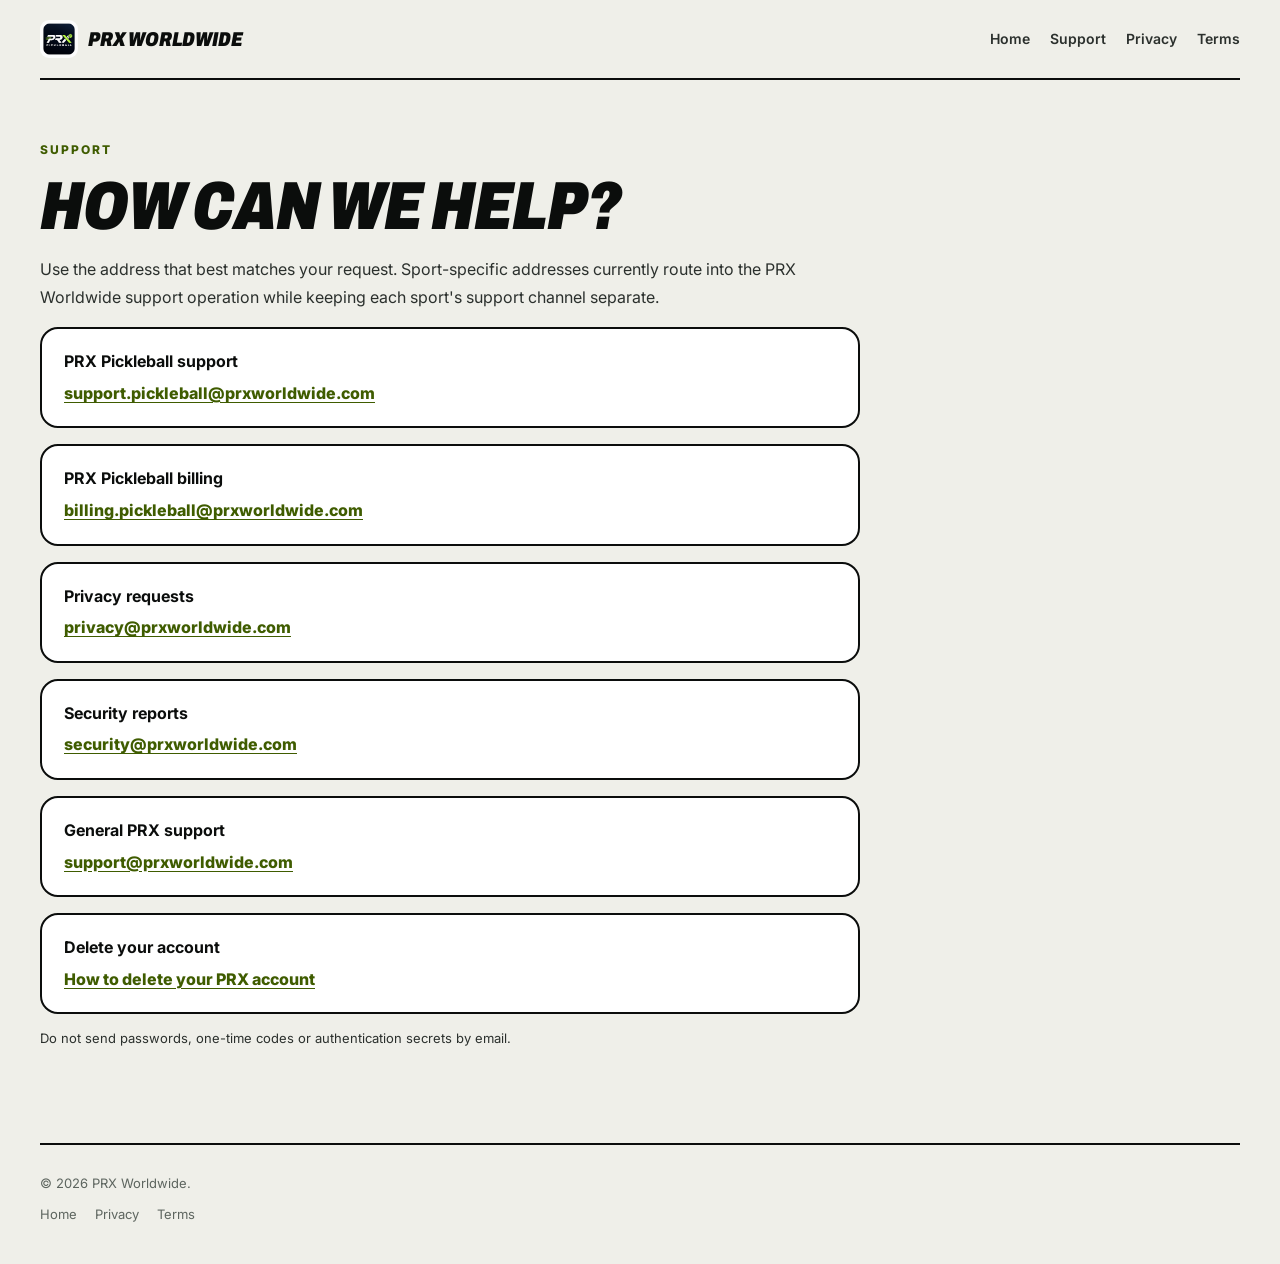
<file: support/index.html>
<!doctype html><html lang="en"><head><meta charset="utf-8"><meta name="viewport" content="width=device-width,initial-scale=1"><title>PRX Worldwide Support</title><meta name="description" content="Official PRX Worldwide support, billing, privacy and security contacts."><link rel="icon" href="../assets/prx-app-icon.png"><link rel="preconnect" href="https://fonts.googleapis.com"><link rel="preconnect" href="https://fonts.gstatic.com" crossorigin><link rel="stylesheet" href="https://fonts.googleapis.com/css2?family=Archivo:ital,wdth,wght@1,62..125,800..900&family=Inter:wght@400;500;600;700;800&display=swap"><link rel="stylesheet" href="../assets/style.css?v=20261110b"></head><body><div class="wrap"><header class="nav"><a class="brand" href="../"><img src="../assets/prx-app-icon.png" alt="PRX logo"><span>PRX Worldwide</span></a><nav class="navlinks"><a href="../">Home</a><a href="../support/">Support</a><a href="../privacy/">Privacy</a><a href="../terms/">Terms</a></nav></header><main class="page"><div class="eyebrow">SUPPORT</div><h1>How can we help?</h1><p>Use the address that best matches your request. Sport-specific addresses currently route into the PRX Worldwide support operation while keeping each sport's support channel separate.</p><section class="panel"><strong>PRX Pickleball support</strong><a class="email" href="mailto:support.pickleball@prxworldwide.com">support.pickleball@prxworldwide.com</a></section><section class="panel"><strong>PRX Pickleball billing</strong><a class="email" href="mailto:billing.pickleball@prxworldwide.com">billing.pickleball@prxworldwide.com</a></section><section class="panel"><strong>Privacy requests</strong><a class="email" href="mailto:privacy@prxworldwide.com">privacy@prxworldwide.com</a></section><section class="panel"><strong>Security reports</strong><a class="email" href="mailto:security@prxworldwide.com">security@prxworldwide.com</a></section><section class="panel"><strong>General PRX support</strong><a class="email" href="mailto:support@prxworldwide.com">support@prxworldwide.com</a></section><section class="panel"><strong>Delete your account</strong><a class="email" href="../delete-account/">How to delete your PRX account</a></section><p class="small">Do not send passwords, one-time codes or authentication secrets by email.</p></main><footer>© 2026 PRX Worldwide.<div class="footlinks"><a href="../">Home</a><a href="../privacy/">Privacy</a><a href="../terms/">Terms</a></div></footer></div></body></html>
</file>
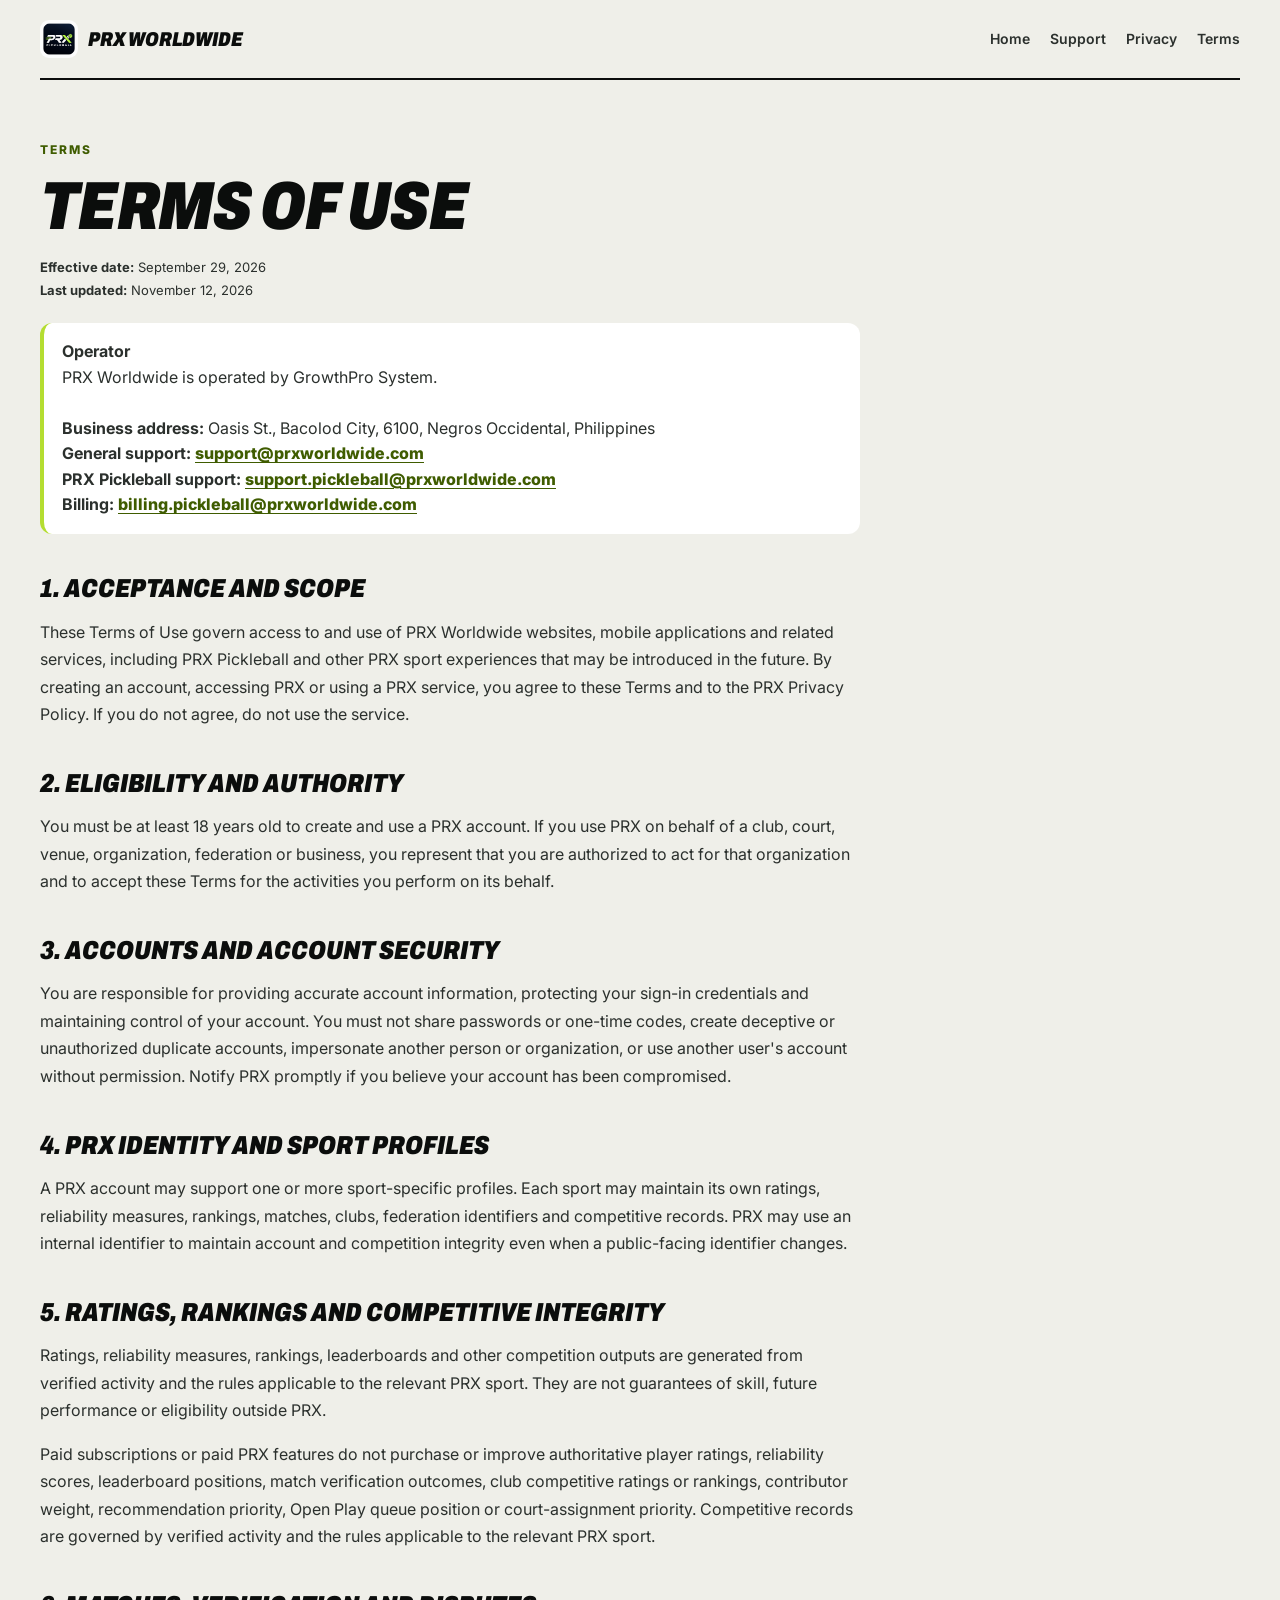
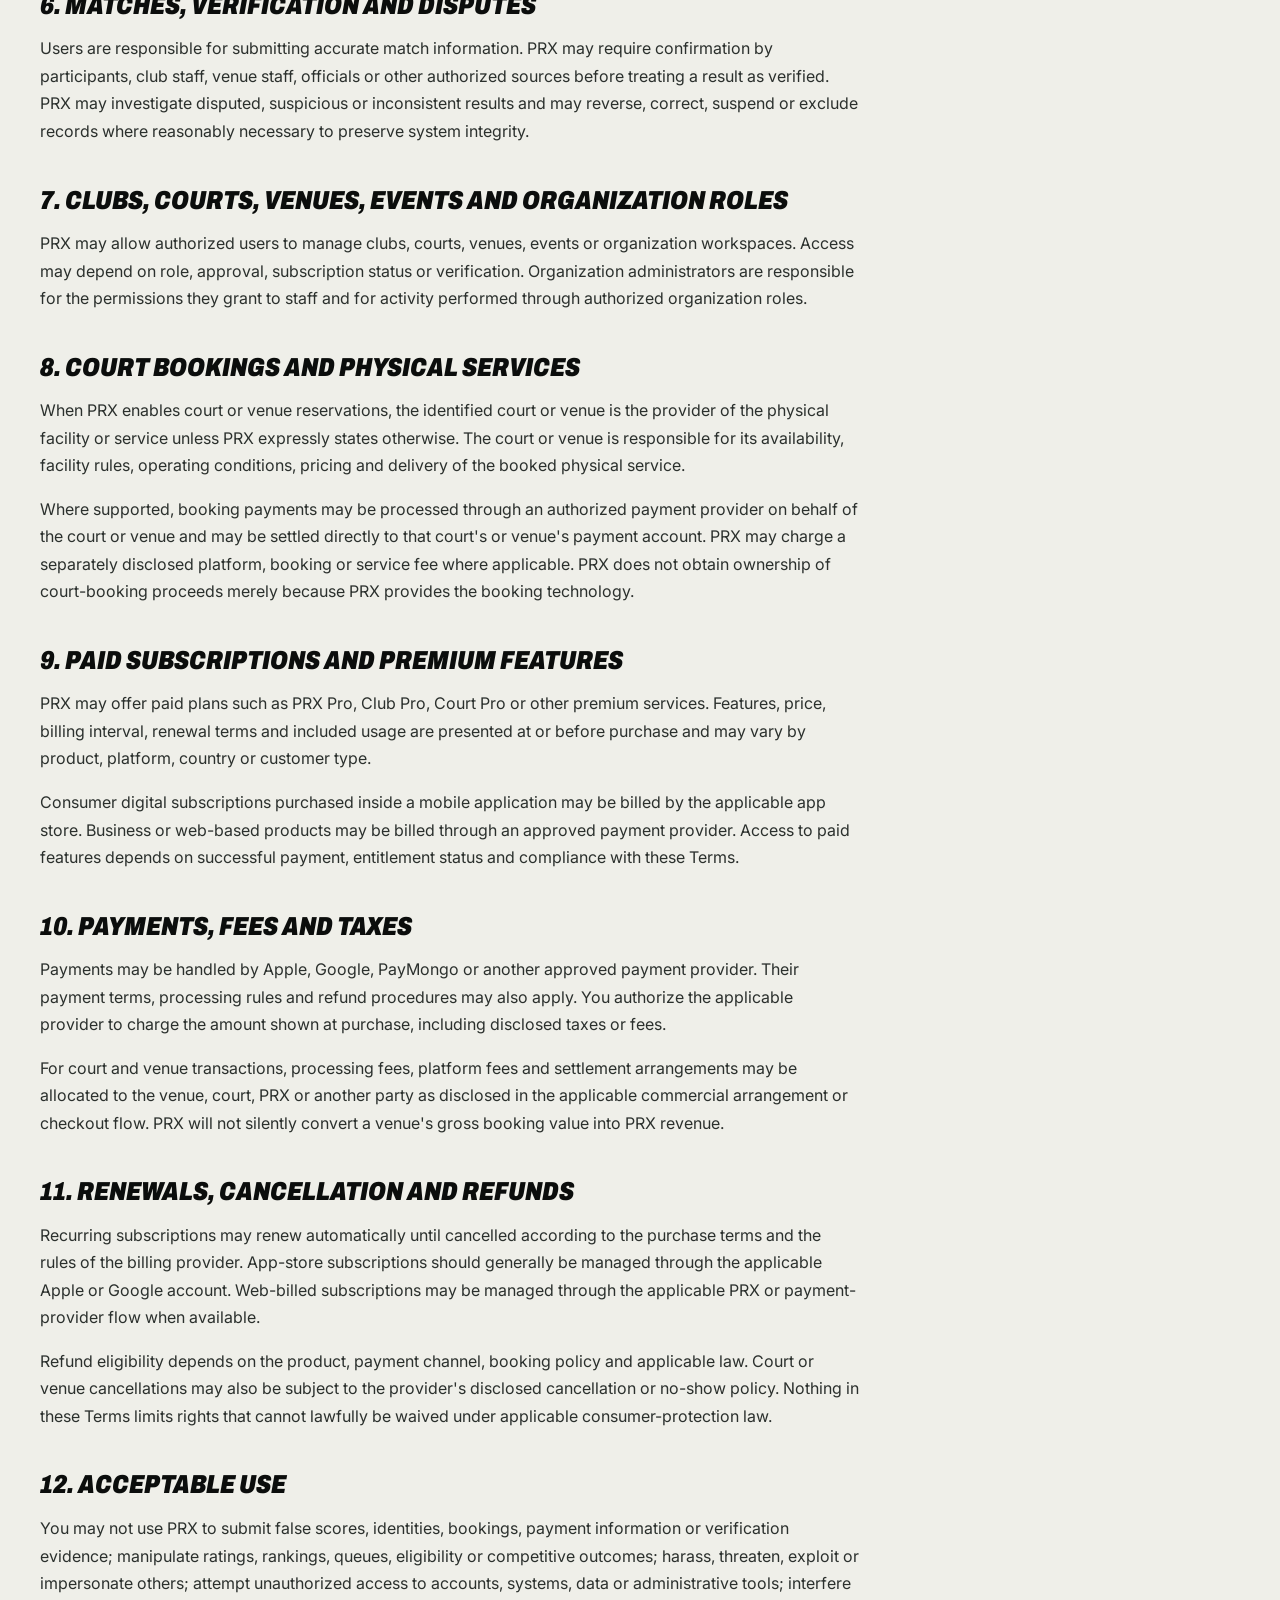
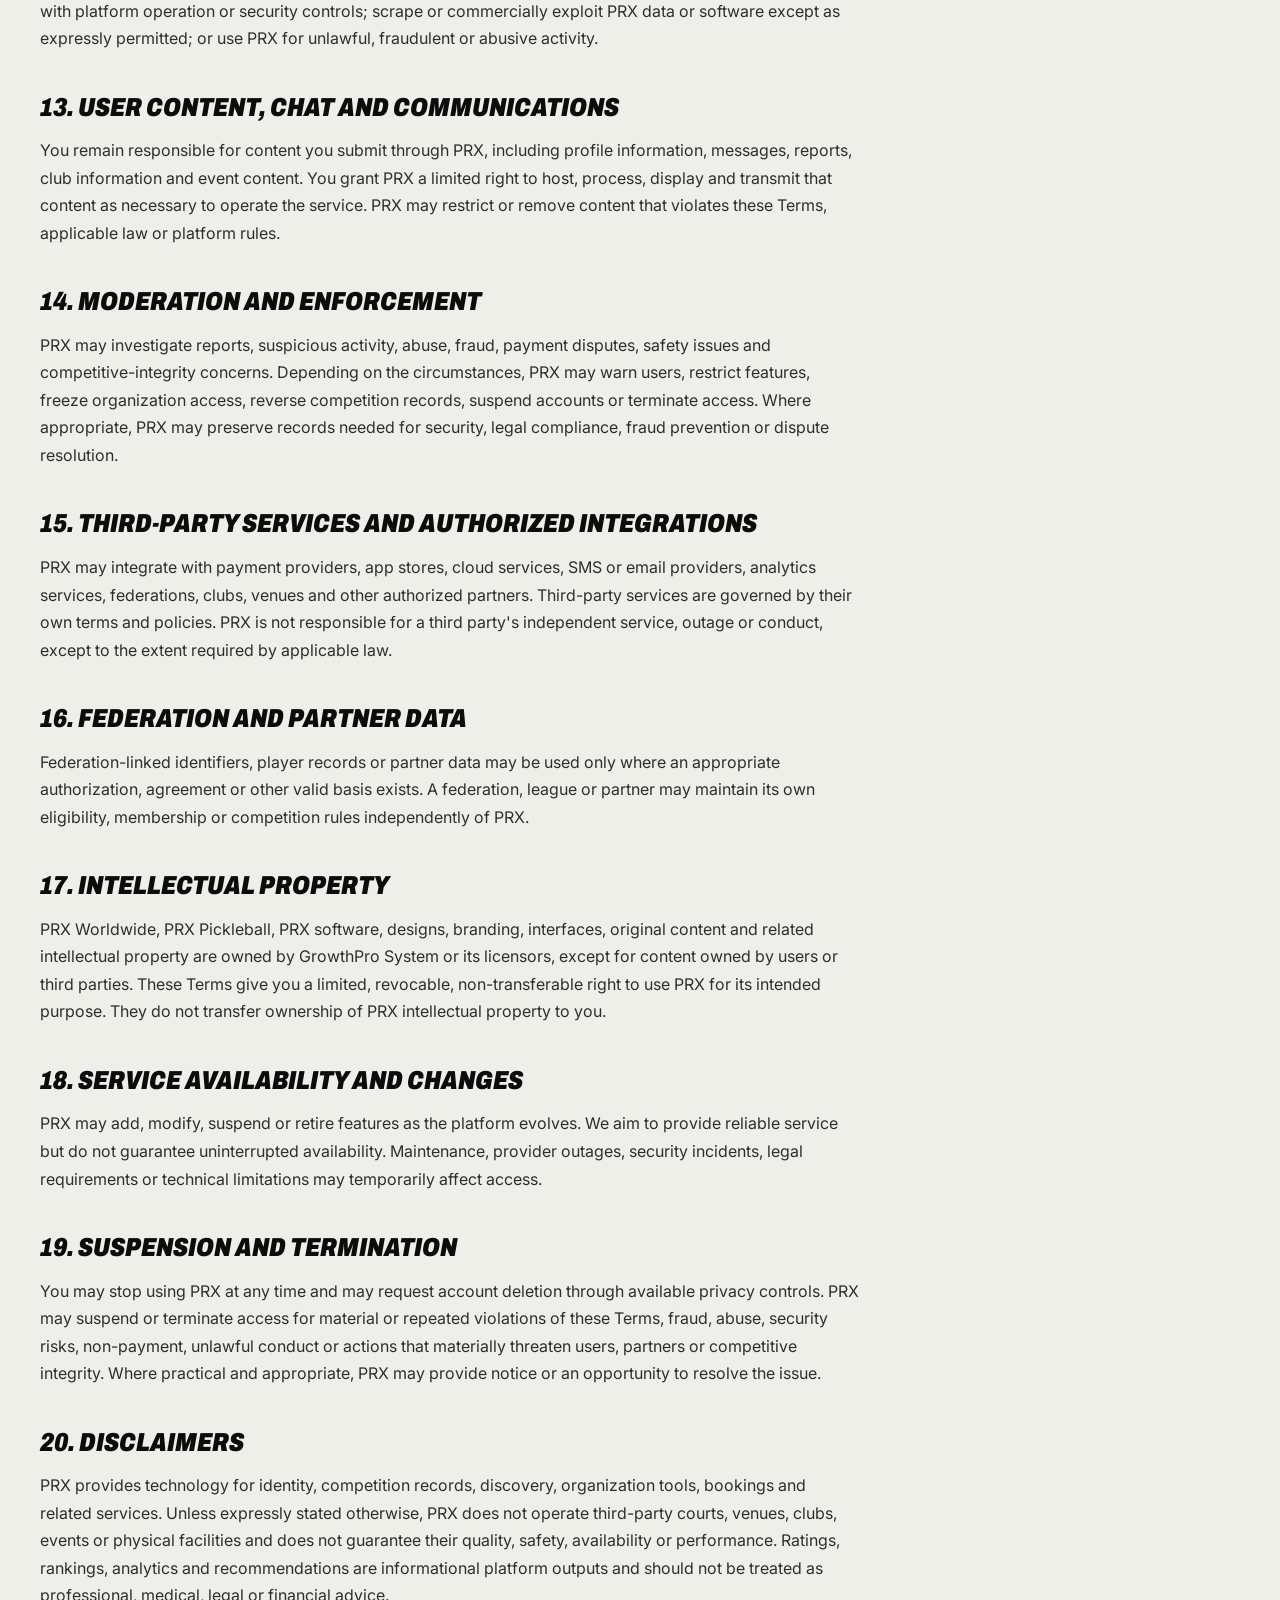
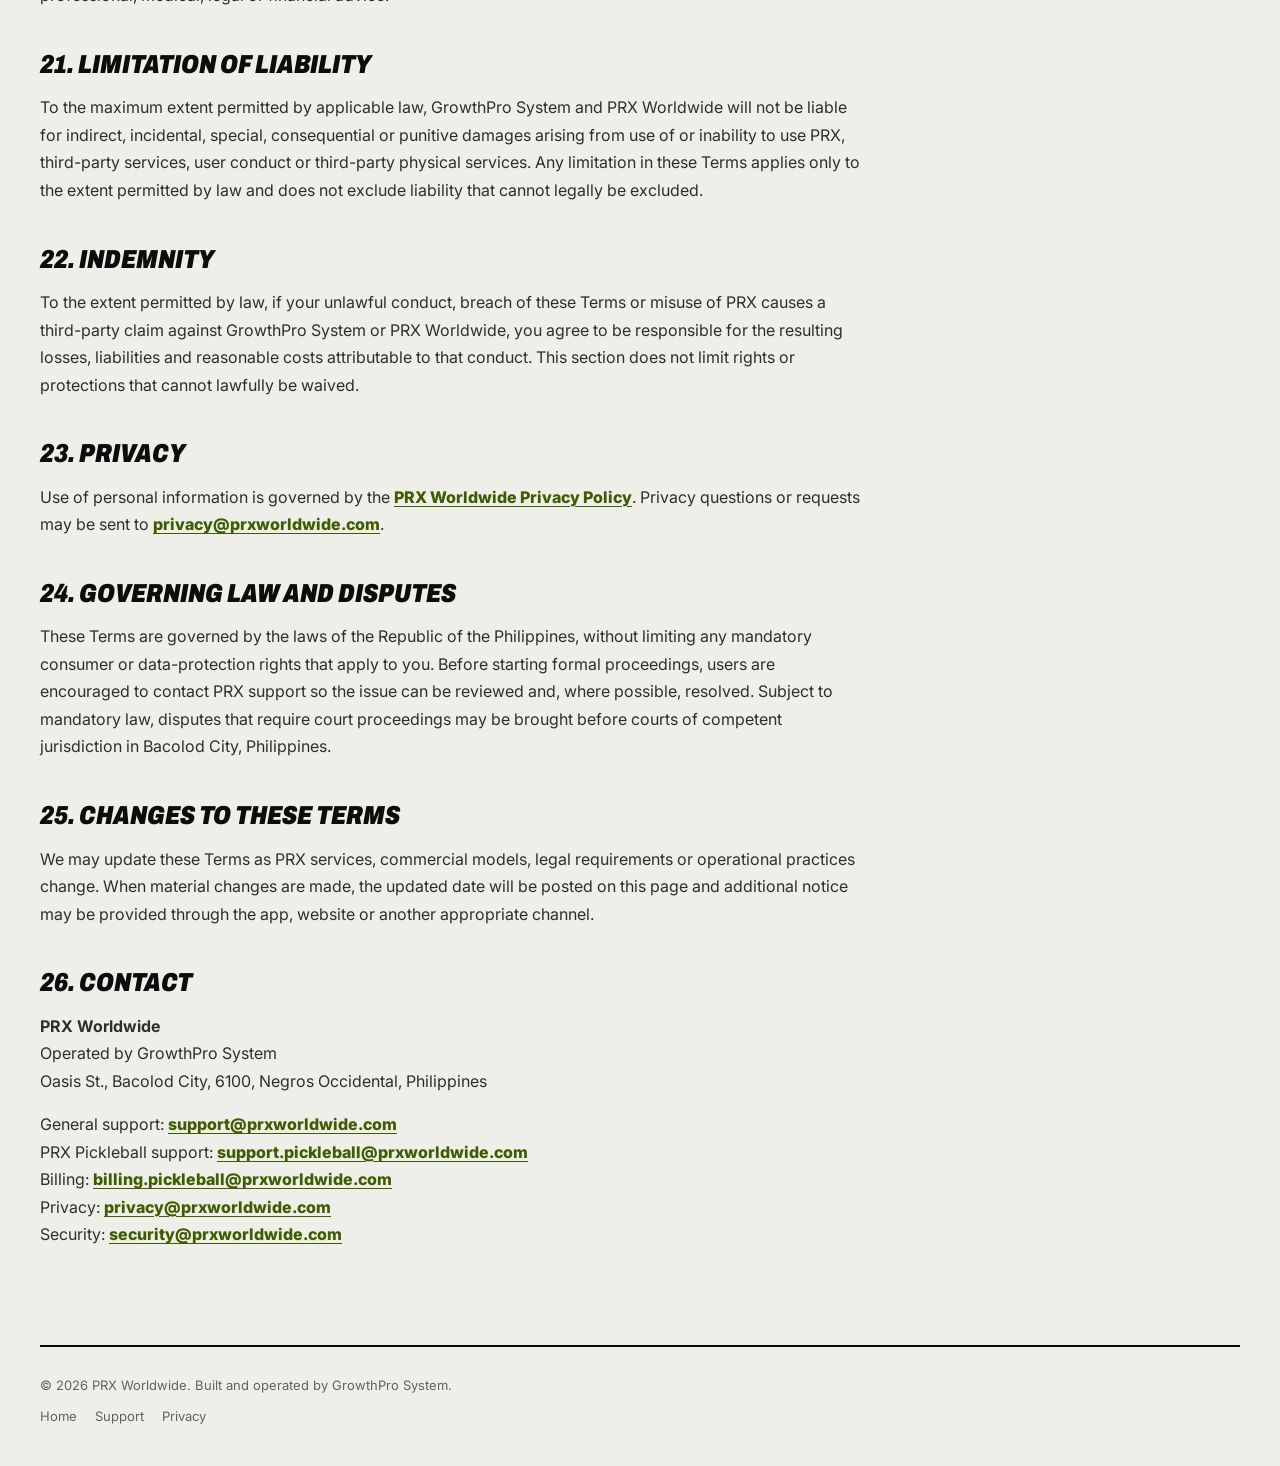
<file: terms/index.html>
<!doctype html>
<html lang="en">
<head>
  <meta charset="utf-8">
  <meta name="viewport" content="width=device-width,initial-scale=1">
  <title>PRX Worldwide Terms of Use</title>
  <meta name="description" content="Terms of Use for PRX Worldwide and PRX Pickleball.">
  <link rel="icon" href="../assets/prx-app-icon.png">
  <link rel="preconnect" href="https://fonts.googleapis.com"><link rel="preconnect" href="https://fonts.gstatic.com" crossorigin><link rel="stylesheet" href="https://fonts.googleapis.com/css2?family=Archivo:ital,wdth,wght@1,62..125,800..900&family=Inter:wght@400;500;600;700;800&display=swap"><link rel="stylesheet" href="../assets/style.css?v=20261110b">
</head>
<body>
<div class="wrap">
  <header class="nav">
    <a class="brand" href="../"><img src="../assets/prx-app-icon.png" alt="PRX logo"><span>PRX Worldwide</span></a>
    <nav class="navlinks"><a href="../">Home</a><a href="../support/">Support</a><a href="../privacy/">Privacy</a><a href="./">Terms</a></nav>
  </header>

  <main class="page">
    <div class="eyebrow">TERMS</div>
    <h1>Terms of Use</h1>
    <p class="small"><strong>Effective date:</strong> September 29, 2026<br><strong>Last updated:</strong> November 12, 2026</p>

    <div class="notice">
      <strong>Operator</strong><br>
      PRX Worldwide is operated by GrowthPro System.<br><br>
      <strong>Business address:</strong> Oasis St., Bacolod City, 6100, Negros Occidental, Philippines<br>
      <strong>General support:</strong> <a class="email" href="mailto:support@prxworldwide.com">support@prxworldwide.com</a><br>
      <strong>PRX Pickleball support:</strong> <a class="email" href="mailto:support.pickleball@prxworldwide.com">support.pickleball@prxworldwide.com</a><br>
      <strong>Billing:</strong> <a class="email" href="mailto:billing.pickleball@prxworldwide.com">billing.pickleball@prxworldwide.com</a>
    </div>

    <h2>1. Acceptance and scope</h2>
    <p>These Terms of Use govern access to and use of PRX Worldwide websites, mobile applications and related services, including PRX Pickleball and other PRX sport experiences that may be introduced in the future. By creating an account, accessing PRX or using a PRX service, you agree to these Terms and to the PRX Privacy Policy. If you do not agree, do not use the service.</p>

    <h2>2. Eligibility and authority</h2>
    <p>You must be at least 18 years old to create and use a PRX account. If you use PRX on behalf of a club, court, venue, organization, federation or business, you represent that you are authorized to act for that organization and to accept these Terms for the activities you perform on its behalf.</p>

    <h2>3. Accounts and account security</h2>
    <p>You are responsible for providing accurate account information, protecting your sign-in credentials and maintaining control of your account. You must not share passwords or one-time codes, create deceptive or unauthorized duplicate accounts, impersonate another person or organization, or use another user's account without permission. Notify PRX promptly if you believe your account has been compromised.</p>

    <h2>4. PRX identity and sport profiles</h2>
    <p>A PRX account may support one or more sport-specific profiles. Each sport may maintain its own ratings, reliability measures, rankings, matches, clubs, federation identifiers and competitive records. PRX may use an internal identifier to maintain account and competition integrity even when a public-facing identifier changes.</p>

    <h2>5. Ratings, rankings and competitive integrity</h2>
    <p>Ratings, reliability measures, rankings, leaderboards and other competition outputs are generated from verified activity and the rules applicable to the relevant PRX sport. They are not guarantees of skill, future performance or eligibility outside PRX.</p>
    <p>Paid subscriptions or paid PRX features do not purchase or improve authoritative player ratings, reliability scores, leaderboard positions, match verification outcomes, club competitive ratings or rankings, contributor weight, recommendation priority, Open Play queue position or court-assignment priority. Competitive records are governed by verified activity and the rules applicable to the relevant PRX sport.</p>

    <h2>6. Matches, verification and disputes</h2>
    <p>Users are responsible for submitting accurate match information. PRX may require confirmation by participants, club staff, venue staff, officials or other authorized sources before treating a result as verified. PRX may investigate disputed, suspicious or inconsistent results and may reverse, correct, suspend or exclude records where reasonably necessary to preserve system integrity.</p>

    <h2>7. Clubs, courts, venues, events and organization roles</h2>
    <p>PRX may allow authorized users to manage clubs, courts, venues, events or organization workspaces. Access may depend on role, approval, subscription status or verification. Organization administrators are responsible for the permissions they grant to staff and for activity performed through authorized organization roles.</p>

    <h2>8. Court bookings and physical services</h2>
    <p>When PRX enables court or venue reservations, the identified court or venue is the provider of the physical facility or service unless PRX expressly states otherwise. The court or venue is responsible for its availability, facility rules, operating conditions, pricing and delivery of the booked physical service.</p>
    <p>Where supported, booking payments may be processed through an authorized payment provider on behalf of the court or venue and may be settled directly to that court's or venue's payment account. PRX may charge a separately disclosed platform, booking or service fee where applicable. PRX does not obtain ownership of court-booking proceeds merely because PRX provides the booking technology.</p>

    <h2>9. Paid subscriptions and premium features</h2>
    <p>PRX may offer paid plans such as PRX Pro, Club Pro, Court Pro or other premium services. Features, price, billing interval, renewal terms and included usage are presented at or before purchase and may vary by product, platform, country or customer type.</p>
    <p>Consumer digital subscriptions purchased inside a mobile application may be billed by the applicable app store. Business or web-based products may be billed through an approved payment provider. Access to paid features depends on successful payment, entitlement status and compliance with these Terms.</p>

    <h2>10. Payments, fees and taxes</h2>
    <p>Payments may be handled by Apple, Google, PayMongo or another approved payment provider. Their payment terms, processing rules and refund procedures may also apply. You authorize the applicable provider to charge the amount shown at purchase, including disclosed taxes or fees.</p>
    <p>For court and venue transactions, processing fees, platform fees and settlement arrangements may be allocated to the venue, court, PRX or another party as disclosed in the applicable commercial arrangement or checkout flow. PRX will not silently convert a venue's gross booking value into PRX revenue.</p>

    <h2>11. Renewals, cancellation and refunds</h2>
    <p>Recurring subscriptions may renew automatically until cancelled according to the purchase terms and the rules of the billing provider. App-store subscriptions should generally be managed through the applicable Apple or Google account. Web-billed subscriptions may be managed through the applicable PRX or payment-provider flow when available.</p>
    <p>Refund eligibility depends on the product, payment channel, booking policy and applicable law. Court or venue cancellations may also be subject to the provider's disclosed cancellation or no-show policy. Nothing in these Terms limits rights that cannot lawfully be waived under applicable consumer-protection law.</p>

    <h2>12. Acceptable use</h2>
    <p>You may not use PRX to submit false scores, identities, bookings, payment information or verification evidence; manipulate ratings, rankings, queues, eligibility or competitive outcomes; harass, threaten, exploit or impersonate others; attempt unauthorized access to accounts, systems, data or administrative tools; interfere with platform operation or security controls; scrape or commercially exploit PRX data or software except as expressly permitted; or use PRX for unlawful, fraudulent or abusive activity.</p>

    <h2>13. User content, chat and communications</h2>
    <p>You remain responsible for content you submit through PRX, including profile information, messages, reports, club information and event content. You grant PRX a limited right to host, process, display and transmit that content as necessary to operate the service. PRX may restrict or remove content that violates these Terms, applicable law or platform rules.</p>

    <h2>14. Moderation and enforcement</h2>
    <p>PRX may investigate reports, suspicious activity, abuse, fraud, payment disputes, safety issues and competitive-integrity concerns. Depending on the circumstances, PRX may warn users, restrict features, freeze organization access, reverse competition records, suspend accounts or terminate access. Where appropriate, PRX may preserve records needed for security, legal compliance, fraud prevention or dispute resolution.</p>

    <h2>15. Third-party services and authorized integrations</h2>
    <p>PRX may integrate with payment providers, app stores, cloud services, SMS or email providers, analytics services, federations, clubs, venues and other authorized partners. Third-party services are governed by their own terms and policies. PRX is not responsible for a third party's independent service, outage or conduct, except to the extent required by applicable law.</p>

    <h2>16. Federation and partner data</h2>
    <p>Federation-linked identifiers, player records or partner data may be used only where an appropriate authorization, agreement or other valid basis exists. A federation, league or partner may maintain its own eligibility, membership or competition rules independently of PRX.</p>

    <h2>17. Intellectual property</h2>
    <p>PRX Worldwide, PRX Pickleball, PRX software, designs, branding, interfaces, original content and related intellectual property are owned by GrowthPro System or its licensors, except for content owned by users or third parties. These Terms give you a limited, revocable, non-transferable right to use PRX for its intended purpose. They do not transfer ownership of PRX intellectual property to you.</p>

    <h2>18. Service availability and changes</h2>
    <p>PRX may add, modify, suspend or retire features as the platform evolves. We aim to provide reliable service but do not guarantee uninterrupted availability. Maintenance, provider outages, security incidents, legal requirements or technical limitations may temporarily affect access.</p>

    <h2>19. Suspension and termination</h2>
    <p>You may stop using PRX at any time and may request account deletion through available privacy controls. PRX may suspend or terminate access for material or repeated violations of these Terms, fraud, abuse, security risks, non-payment, unlawful conduct or actions that materially threaten users, partners or competitive integrity. Where practical and appropriate, PRX may provide notice or an opportunity to resolve the issue.</p>

    <h2>20. Disclaimers</h2>
    <p>PRX provides technology for identity, competition records, discovery, organization tools, bookings and related services. Unless expressly stated otherwise, PRX does not operate third-party courts, venues, clubs, events or physical facilities and does not guarantee their quality, safety, availability or performance. Ratings, rankings, analytics and recommendations are informational platform outputs and should not be treated as professional, medical, legal or financial advice.</p>

    <h2>21. Limitation of liability</h2>
    <p>To the maximum extent permitted by applicable law, GrowthPro System and PRX Worldwide will not be liable for indirect, incidental, special, consequential or punitive damages arising from use of or inability to use PRX, third-party services, user conduct or third-party physical services. Any limitation in these Terms applies only to the extent permitted by law and does not exclude liability that cannot legally be excluded.</p>

    <h2>22. Indemnity</h2>
    <p>To the extent permitted by law, if your unlawful conduct, breach of these Terms or misuse of PRX causes a third-party claim against GrowthPro System or PRX Worldwide, you agree to be responsible for the resulting losses, liabilities and reasonable costs attributable to that conduct. This section does not limit rights or protections that cannot lawfully be waived.</p>

    <h2>23. Privacy</h2>
    <p>Use of personal information is governed by the <a class="email" href="../privacy/">PRX Worldwide Privacy Policy</a>. Privacy questions or requests may be sent to <a class="email" href="mailto:privacy@prxworldwide.com">privacy@prxworldwide.com</a>.</p>

    <h2>24. Governing law and disputes</h2>
    <p>These Terms are governed by the laws of the Republic of the Philippines, without limiting any mandatory consumer or data-protection rights that apply to you. Before starting formal proceedings, users are encouraged to contact PRX support so the issue can be reviewed and, where possible, resolved. Subject to mandatory law, disputes that require court proceedings may be brought before courts of competent jurisdiction in Bacolod City, Philippines.</p>

    <h2>25. Changes to these Terms</h2>
    <p>We may update these Terms as PRX services, commercial models, legal requirements or operational practices change. When material changes are made, the updated date will be posted on this page and additional notice may be provided through the app, website or another appropriate channel.</p>

    <h2>26. Contact</h2>
    <p><strong>PRX Worldwide</strong><br>Operated by GrowthPro System<br>Oasis St., Bacolod City, 6100, Negros Occidental, Philippines</p>
    <p>General support: <a class="email" href="mailto:support@prxworldwide.com">support@prxworldwide.com</a><br>PRX Pickleball support: <a class="email" href="mailto:support.pickleball@prxworldwide.com">support.pickleball@prxworldwide.com</a><br>Billing: <a class="email" href="mailto:billing.pickleball@prxworldwide.com">billing.pickleball@prxworldwide.com</a><br>Privacy: <a class="email" href="mailto:privacy@prxworldwide.com">privacy@prxworldwide.com</a><br>Security: <a class="email" href="mailto:security@prxworldwide.com">security@prxworldwide.com</a></p>
  </main>

  <footer>© 2026 PRX Worldwide. Built and operated by GrowthPro System.<div class="footlinks"><a href="../">Home</a><a href="../support/">Support</a><a href="../privacy/">Privacy</a></div></footer>
</div>
</body>
</html>
</file>
<file: assets/style.css>
/* PRX Worldwide — site styles (2026-11 redesign, matches the PRX app: off-white, ink, lime). */
:root{
  --paper:#efefe9; --paper-2:#e4e5dc; --card:#ffffff; --ink:#0b0d0c; --ink-2:#2b302d; --muted:#5d655f;
  --line:#0b0d0c; --soft-line:#cfd2c6; --lime:#c8f04b; --lime-2:#b4dd31; --accent:#3f5c00; --max:1200px;
  --display:"Archivo","Arial Narrow",Arial,sans-serif; --body:"Inter",ui-sans-serif,system-ui,-apple-system,"Segoe UI",sans-serif;
}
*{box-sizing:border-box}
html{scroll-behavior:smooth;-webkit-text-size-adjust:100%}
body{margin:0;background:var(--paper);color:var(--ink);font:16px/1.6 var(--body)}
img{max-width:100%;display:block}
a{color:inherit;text-decoration:none}
a:focus-visible,button:focus-visible,summary:focus-visible{outline:3px solid var(--ink);outline-offset:3px;border-radius:6px}

/* ---------- shared: sub pages (support, privacy, terms, delete-account, paid) ---------- */
.wrap{width:min(var(--max),calc(100% - 40px));margin:auto}
.nav{display:flex;align-items:center;justify-content:space-between;gap:16px;padding:20px 0;border-bottom:2px solid var(--ink)}
.brand{display:flex;align-items:center;gap:10px;font:900 italic 20px/1 var(--display);font-stretch:80%;letter-spacing:-.01em;text-transform:uppercase}
.brand img{width:38px;height:38px;border-radius:9px}
.navlinks{display:flex;gap:20px;font-size:14px;font-weight:600;color:var(--ink-2);flex-wrap:wrap}
.navlinks a:hover{color:var(--ink);text-decoration:underline;text-underline-offset:5px}
.eyebrow{display:inline-block;color:var(--accent);font-size:12px;font-weight:800;letter-spacing:.16em;text-transform:uppercase}
.page{padding:56px 0 80px;max-width:820px}
.page h1{font:900 italic clamp(40px,7vw,68px)/.95 var(--display);font-stretch:78%;text-transform:uppercase;letter-spacing:-.01em;margin:12px 0 18px}
.page h2{font:900 italic 26px/1.1 var(--display);font-stretch:80%;text-transform:uppercase;margin:40px 0 10px}
.page p,.page li{color:var(--ink-2);line-height:1.72}
.panel{background:var(--card);border:2px solid var(--ink);border-radius:18px;padding:20px 22px;margin-top:16px}
.panel strong{display:block;margin-bottom:6px}
.panel p{margin:6px 0 0}
.email{color:var(--accent);font-weight:800;word-break:break-word;text-decoration:underline;text-underline-offset:3px}
.notice{border-left:4px solid var(--lime-2);background:var(--card);padding:16px 18px;border-radius:12px;color:var(--ink-2);line-height:1.6;margin:22px 0}
.small{font-size:13px;color:var(--muted)}
footer{border-top:2px solid var(--ink);padding:28px 0 40px;color:var(--muted);font-size:13px}
.footlinks{display:flex;gap:18px;flex-wrap:wrap;margin-top:10px}
.footlinks a:hover{color:var(--ink)}
.page [style*="var(--accent)"]{text-decoration:underline;text-underline-offset:3px}

/* ---------- buttons ---------- */
.btn{display:inline-flex;align-items:center;justify-content:center;gap:10px;min-height:52px;padding:0 22px;border-radius:999px;border:2px solid var(--ink);font-weight:800;font-size:15px;transition:transform .15s ease,background .15s ease}
.btn:hover{transform:translateY(-2px)}
.btn-lime{background:var(--lime);color:var(--ink)}
.btn-lime:hover{background:#d6f86b}
.btn-ink{background:var(--ink);color:#fff}
.btn-ghost{background:transparent}
.btn-ghost:hover{background:var(--card)}
.btn-ghost-light{border-color:#fff;color:#fff}
.btn-ghost-light:hover{background:#1c201e}

/* ---------- home (original layout, app colors) ---------- */
.home{background:var(--paper);color:var(--ink)}
.home .site-shell{overflow:hidden}
.skip-link{position:absolute;left:16px;top:-90px;z-index:50;padding:12px 16px;background:var(--ink);color:#fff;font-weight:700;border-radius:8px}
.skip-link:focus{top:12px}
.home-nav{display:flex;justify-content:space-between;align-items:center;gap:24px;max-width:1440px;margin:auto;padding:18px clamp(24px,5vw,76px);border-bottom:2px solid var(--ink)}
.home .brand{font-size:20px}
.home .brand img{width:40px;height:40px;border-radius:9px}
.home-nav nav{display:flex;align-items:center;gap:28px}
.home-nav nav a{display:flex;align-items:center;min-height:44px;font-size:14px;font-weight:700}
.home-nav nav a:not(.btn):hover,.home footer a:hover{text-decoration:underline;text-underline-offset:5px}
.home-nav .btn{min-height:42px;padding:0 18px;font-size:14px;white-space:nowrap}

.home .hero{display:grid;grid-template-columns:minmax(0,1fr) minmax(0,.98fr);align-items:stretch;max-width:1440px;margin:auto;min-height:660px;background:var(--paper)}
.home .hero-content{align-self:center;padding:60px 45px 75px clamp(24px,5vw,76px)}
.home .overline{display:inline-flex;align-items:center;gap:8px;margin:0 0 26px;padding:6px 12px;border:2px solid var(--ink);border-radius:999px;background:var(--lime);font-size:12px;font-weight:800;letter-spacing:.12em;text-transform:uppercase}
.home .overline i{width:8px;height:8px;border-radius:50%;background:var(--ink);display:inline-block;animation:pulse 1.8s ease-in-out infinite}
@keyframes pulse{50%{opacity:.25}}
.home .hero h1{margin:0;font:900 italic clamp(56px,7.4vw,112px)/.86 var(--display);font-stretch:72%;text-transform:uppercase;letter-spacing:-.01em}
.mark{background:var(--lime);padding:0 .08em;box-decoration-break:clone;-webkit-box-decoration-break:clone}
.home .hero-intro{max-width:540px;margin:26px 0 0;color:var(--ink-2);font-size:19px;line-height:1.55}
.home .hero-ctas{display:flex;flex-wrap:wrap;gap:12px;margin-top:32px}
.home .launch-note{max-width:430px;margin:16px 0 0;color:var(--muted);font-size:12.5px;line-height:1.5}

.home .hero-gallery{position:relative;min-width:0;min-height:660px;margin:0;overflow:hidden;background:var(--paper-2);border-left:2px solid var(--ink)}
.home .hero-gallery:before{content:"";position:absolute;inset:0;z-index:1;background:linear-gradient(90deg,var(--paper) 0%,rgba(239,239,233,0) 12%);pointer-events:none}
.home .motion-stage{position:absolute;top:50%;left:-10%;width:125%;transform:translateY(-50%) rotate(-4deg);display:grid;gap:16px}
.home .motion-row{width:100%;overflow:hidden}
.home .motion-track{display:flex;width:max-content;animation:slide-left 132s linear infinite;animation-play-state:paused}
.home .motion-row--reverse .motion-track{animation-name:slide-right;animation-duration:110s;transform:translateX(-50%)}
.home .motion-stage.is-running .motion-track{animation-play-state:running}
.home .motion-set{display:flex;flex:none;gap:16px;padding-right:16px}
.home .motion-set > img,.home .app-shot{display:block;flex:none;width:245px;height:245px;border-radius:18px;border:2px solid var(--ink);background:#cfd6c8;box-shadow:6px 6px 0 var(--ink)}
.home .motion-set > img{object-fit:cover}
.home .app-shot{position:relative;overflow:hidden;background:#f2f2ec}
.home .app-shot img{display:block;width:100%;height:auto;object-fit:cover;object-position:top}
.home .app-shot span{position:absolute;right:8px;bottom:8px;padding:5px 7px;border-radius:6px;background:var(--ink);color:var(--lime);font-size:9px;font-weight:800;letter-spacing:.08em}
.home .motion-toggle{position:absolute;z-index:2;right:22px;bottom:24px;display:inline-flex;align-items:center;gap:12px;min-height:44px;padding:10px 14px;border:2px solid var(--ink);border-radius:999px;background:var(--card);color:var(--ink);font:700 12px var(--body);cursor:pointer}
.home .motion-toggle[hidden]{display:none}
.home .motion-toggle:hover{background:var(--lime)}
@keyframes slide-left{from{transform:translateX(0)}to{transform:translateX(-50%)}}
@keyframes slide-right{from{transform:translateX(-50%)}to{transform:translateX(0)}}

/* bands (original "about" / "pro" pattern) */
.home .band{padding:76px clamp(24px,5vw,76px) 100px;border-top:2px solid var(--ink)}
.home .band>*{max-width:1288px;margin-left:auto;margin-right:auto}
.home .band.paper{background:var(--paper)}
.home .band.white{background:#f8f8f4}
.home .band.lime{background:var(--lime)}
.home .band.ink{background:var(--ink);color:#fff}
.home .section-label{display:flex;justify-content:space-between;gap:12px;padding-bottom:15px;border-bottom:2px solid currentColor;font-size:12px;font-weight:800;letter-spacing:.14em;text-transform:uppercase}
.home .section-label span{opacity:.7;white-space:nowrap}
.home .band.paper .section-label,.home .band.white .section-label{color:var(--accent);border-color:var(--ink)}
.home .band.ink .section-label{color:var(--lime);border-color:#3a403c}
.home .grid2{display:grid;grid-template-columns:1.05fr .95fr;gap:clamp(40px,8vw,140px);align-items:start;padding-top:42px}
.home h2{margin:0;font:900 italic clamp(40px,5vw,72px)/.9 var(--display);font-stretch:74%;text-transform:uppercase;letter-spacing:-.005em}
.home .copy p{margin:0 0 18px;color:var(--ink-2);font-size:18px;line-height:1.6}
.home .band.ink .copy p{color:#cfd4cc}
.home .facts{display:grid;grid-template-columns:repeat(3,1fr);gap:22px;margin-top:64px;padding-top:20px;border-top:2px solid currentColor}
.home .band.ink .facts{border-color:#3a403c}
.home .facts.four{grid-template-columns:repeat(4,1fr)}
.home .facts div{display:flex;gap:16px;align-items:baseline}
.home .facts strong{flex:none;font:900 italic 22px/1 var(--display);font-stretch:80%;color:var(--accent)}
.home .band.lime .facts strong{color:var(--ink)}
.home .band.ink .facts strong{color:var(--lime)}
.home .facts span{font-size:16px;font-weight:700;line-height:1.35}
.home .facts small{display:block;margin-top:4px;font-size:14px;font-weight:500;line-height:1.5;opacity:.8}

.home .price-line{display:flex;flex-wrap:wrap;gap:14px;margin:6px 0 22px}
.home .price{padding:14px 18px;background:var(--card);color:var(--ink);border:2px solid var(--ink);border-radius:16px;box-shadow:5px 5px 0 var(--ink)}
.home .band.ink .price{box-shadow:5px 5px 0 var(--lime)}
.home .price b{display:block;font:900 italic 36px/1 var(--display);font-stretch:76%}
.home .price small{font-size:13px;font-weight:700;color:var(--muted)}
.home .price em{font-style:normal;margin-left:6px;padding:2px 7px;border-radius:999px;background:var(--lime);border:2px solid var(--ink);font-size:10.5px;font-weight:800;letter-spacing:.05em;color:var(--ink)}
.home .fine{font-size:13px!important;opacity:.85}
.home .cta-row{display:flex;flex-wrap:wrap;gap:12px;margin-top:6px}

.home .faq{display:grid;gap:12px;padding-top:36px}
.home .faq details{border:2px solid var(--ink);border-radius:18px;background:var(--card);padding:0 22px}
.home .faq summary{cursor:pointer;list-style:none;display:flex;justify-content:space-between;align-items:center;gap:16px;padding:20px 0;font-weight:800;font-size:17px}
.home .faq summary::-webkit-details-marker{display:none}
.home .faq summary:after{content:"+";flex:none;width:32px;height:32px;border-radius:50%;background:var(--lime);border:2px solid var(--ink);display:grid;place-items:center;font-size:20px;line-height:1}
.home .faq details[open] summary:after{content:"–"}
.home .faq details p{margin:0 0 20px;color:var(--ink-2)}

.home footer{max-width:none;margin:0;padding:50px clamp(24px,5vw,76px) 28px;border-top:2px solid var(--ink);background:var(--ink);color:#b9c0b8}
.home footer>*{max-width:1288px;margin-left:auto;margin-right:auto}
.home .footer-top,.home .footer-bottom{display:flex;justify-content:space-between;gap:20px;align-items:center}
.home .footer-top{padding-bottom:46px;color:#fff}
.home .footer-top strong{font:900 italic clamp(30px,4vw,48px)/1 var(--display);font-stretch:76%;text-transform:uppercase}
.home .footer-top a{font-size:14px;font-weight:700;color:var(--lime)}
.home .footer-bottom{padding:20px 0;border-top:1px solid #3a403c;font-size:12.5px}
.home .footlinks{display:flex;gap:22px;margin:0}
.home .footlinks a{display:inline-flex;align-items:center;min-height:44px}
.home .photo-credits{margin-top:5px;color:#8f978e;font-size:11px;line-height:1.6}
.home .photo-credits summary{display:list-item;width:max-content;cursor:pointer}
.home .photo-credits p{max-width:750px;margin:8px 0 0}
.home .photo-credits a{text-decoration:underline;text-underline-offset:3px}

@media(max-width:1000px){.home .facts.four{grid-template-columns:repeat(2,1fr)}}
@media(max-width:900px){.home .hero{grid-template-columns:1fr;min-height:0}.home .hero-content{padding:56px clamp(24px,5vw,76px) 50px}.home .hero-gallery{min-height:440px;border-left:0;border-top:2px solid var(--ink)}.home .motion-stage{left:-8%;width:120%}.home .motion-set > img,.home .app-shot{width:225px;height:225px}.home .grid2{gap:28px}.home .facts{margin-top:50px}}
@media(max-width:760px){.home-nav nav a:not(.btn){display:none}}
@media(max-width:600px){.home-nav{padding:12px 18px}.home .brand{font-size:17px}.home .brand img{width:34px;height:34px}.home-nav .btn{padding:0 14px;font-size:13px}.home .hero-content{padding:44px 20px 48px}.home .overline{font-size:10.5px;margin-bottom:20px}.home .hero h1{font-size:clamp(54px,15vw,72px)}.home .hero-intro{font-size:17px}.home .hero-ctas .btn{flex:1 1 100%}.home .hero-gallery{height:260px;min-height:260px}.home .hero-gallery:before{display:none}.home .motion-stage{left:-6%;width:116%;gap:0}.home .motion-row--reverse{display:none}.home .motion-set{gap:14px;padding-right:14px}.home .motion-set > img,.home .app-shot{width:190px;height:190px;border-radius:14px;box-shadow:4px 4px 0 var(--ink)}.home .motion-card--desktop{display:none!important}.home .motion-track{animation-duration:86s}.home .motion-toggle{right:12px;bottom:12px}.home .band{padding:50px 20px 64px}.home .section-label{font-size:10.5px}.home .grid2{grid-template-columns:1fr;gap:22px;padding-top:28px}.home h2{font-size:clamp(40px,11vw,54px)}.home .copy p{font-size:16px}.home .facts,.home .facts.four{grid-template-columns:1fr;gap:18px;margin-top:36px}.home .price b{font-size:30px}.home footer{padding:42px 20px 25px}.home .footer-top{align-items:flex-start;flex-direction:column;gap:14px;padding-bottom:30px}.home .footer-bottom{align-items:flex-start;flex-direction:column;gap:4px}.home .footlinks{gap:18px;flex-wrap:wrap}}
@media(max-width:360px){.home .brand span{display:none}}
@media(prefers-reduced-motion:reduce){html{scroll-behavior:auto}.home .motion-track,.home .motion-row--reverse .motion-track,.home .overline i{animation:none}.home .motion-toggle{display:none}.btn{transition:none}}
</file>
